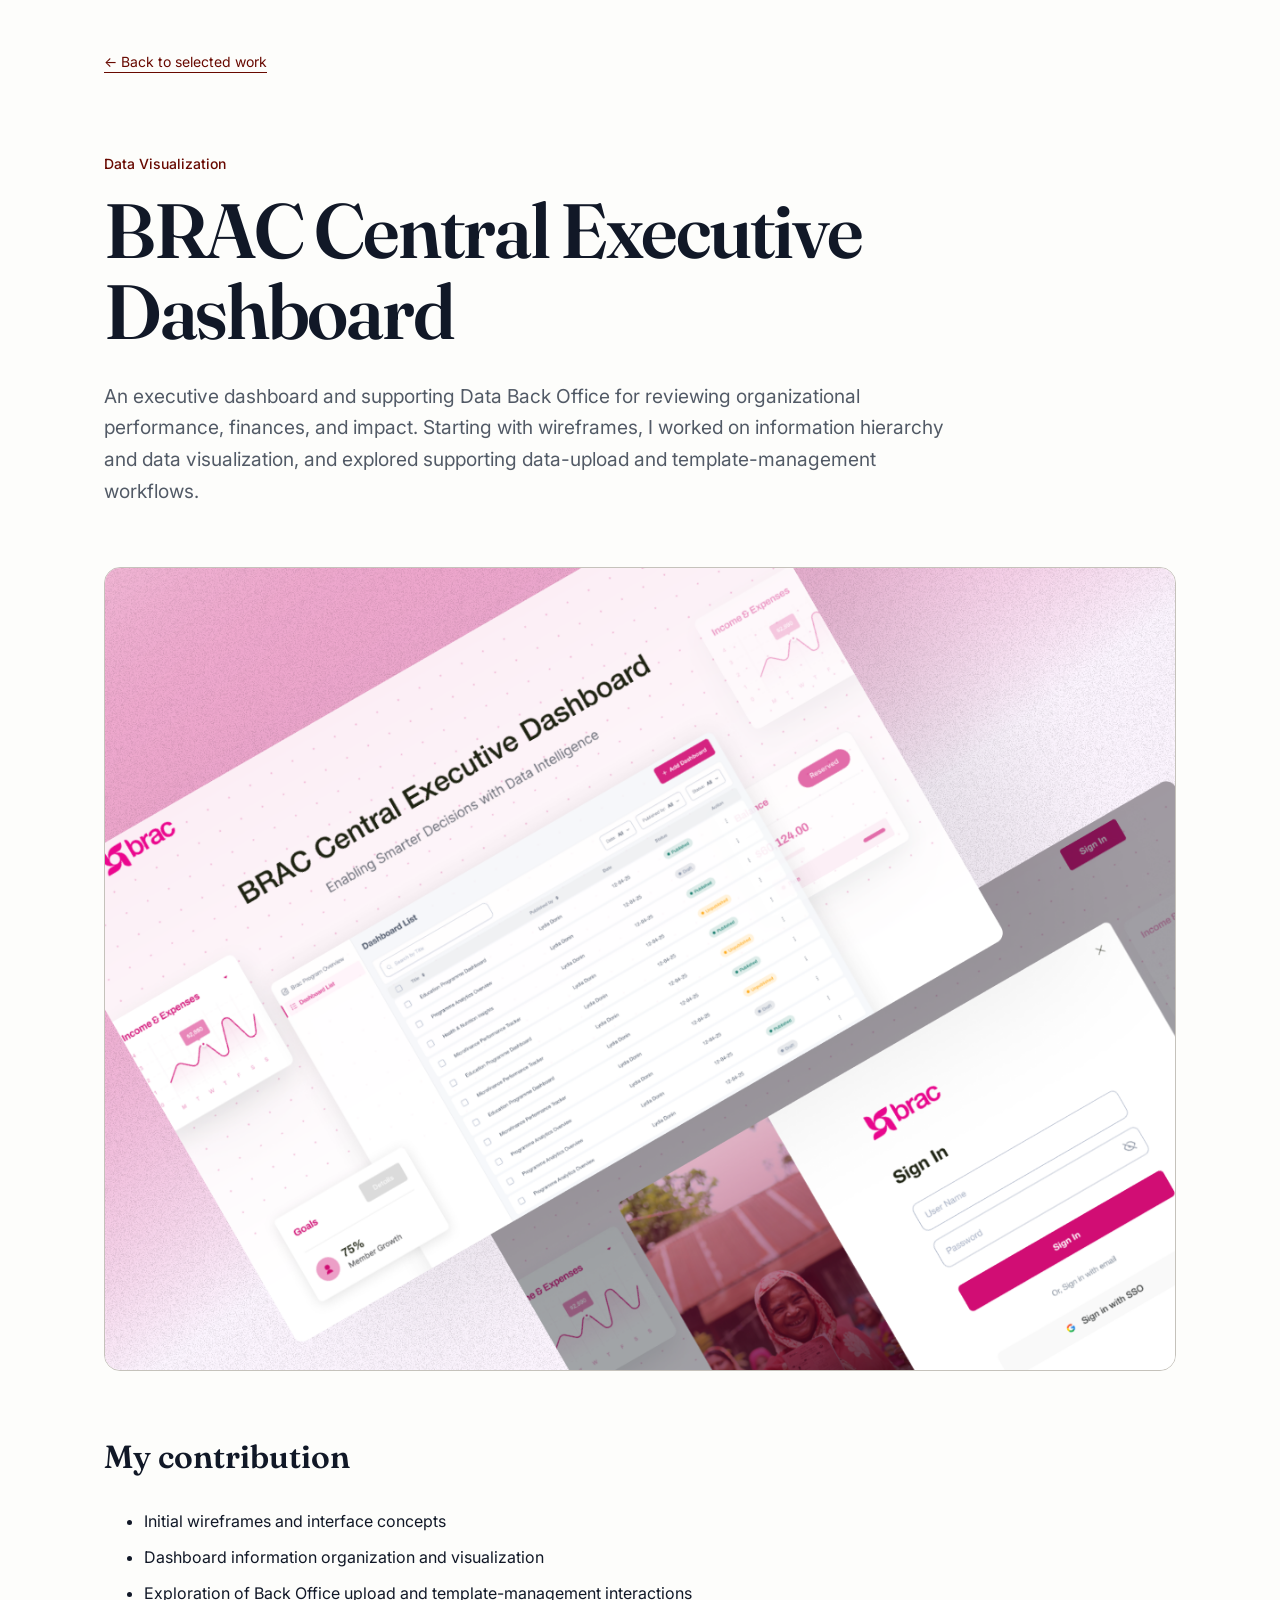
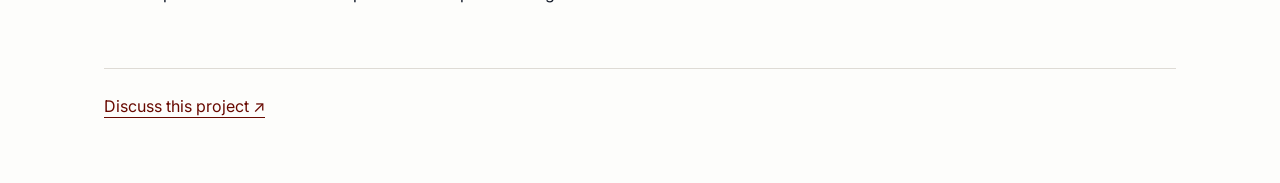
<file: projects/executive-dashboard/index.html>
<!doctype html>
<html lang="en"><head><meta charset="utf-8"><meta name="viewport" content="width=device-width,initial-scale=1"><title>BRAC Central Executive Dashboard | Rimi</title><meta name="description" content="An executive dashboard and supporting Data Back Office for reviewing organizational performance, finances, and impact. Starting with wireframes, I worked on information hierarchy and data visualization, and explored supporting data-upload and template-management workflows."><link rel="stylesheet" href="../project.css"></head>
<body><main><a class="back" href="../../#work">← Back to selected work</a><header><p class="category">Data Visualization</p><h1>BRAC Central Executive Dashboard</h1><p class="intro">An executive dashboard and supporting Data Back Office for reviewing organizational performance, finances, and impact. Starting with wireframes, I worked on information hierarchy and data visualization, and explored supporting data-upload and template-management workflows.</p></header><a class="preview" href="../../assets/figma-brac-dashboard.png" aria-label="Open full-size BRAC Central Executive Dashboard preview"><img src="../../assets/figma-brac-dashboard.png" alt="BRAC Central Executive Dashboard interface preview"></a><section><h2>My contribution</h2><ul><li>Initial wireframes and interface concepts</li><li>Dashboard information organization and visualization</li><li>Exploration of Back Office upload and template-management interactions</li></ul></section><footer><a href="../../#contact">Discuss this project ↗</a></footer></main></body></html>
</file>
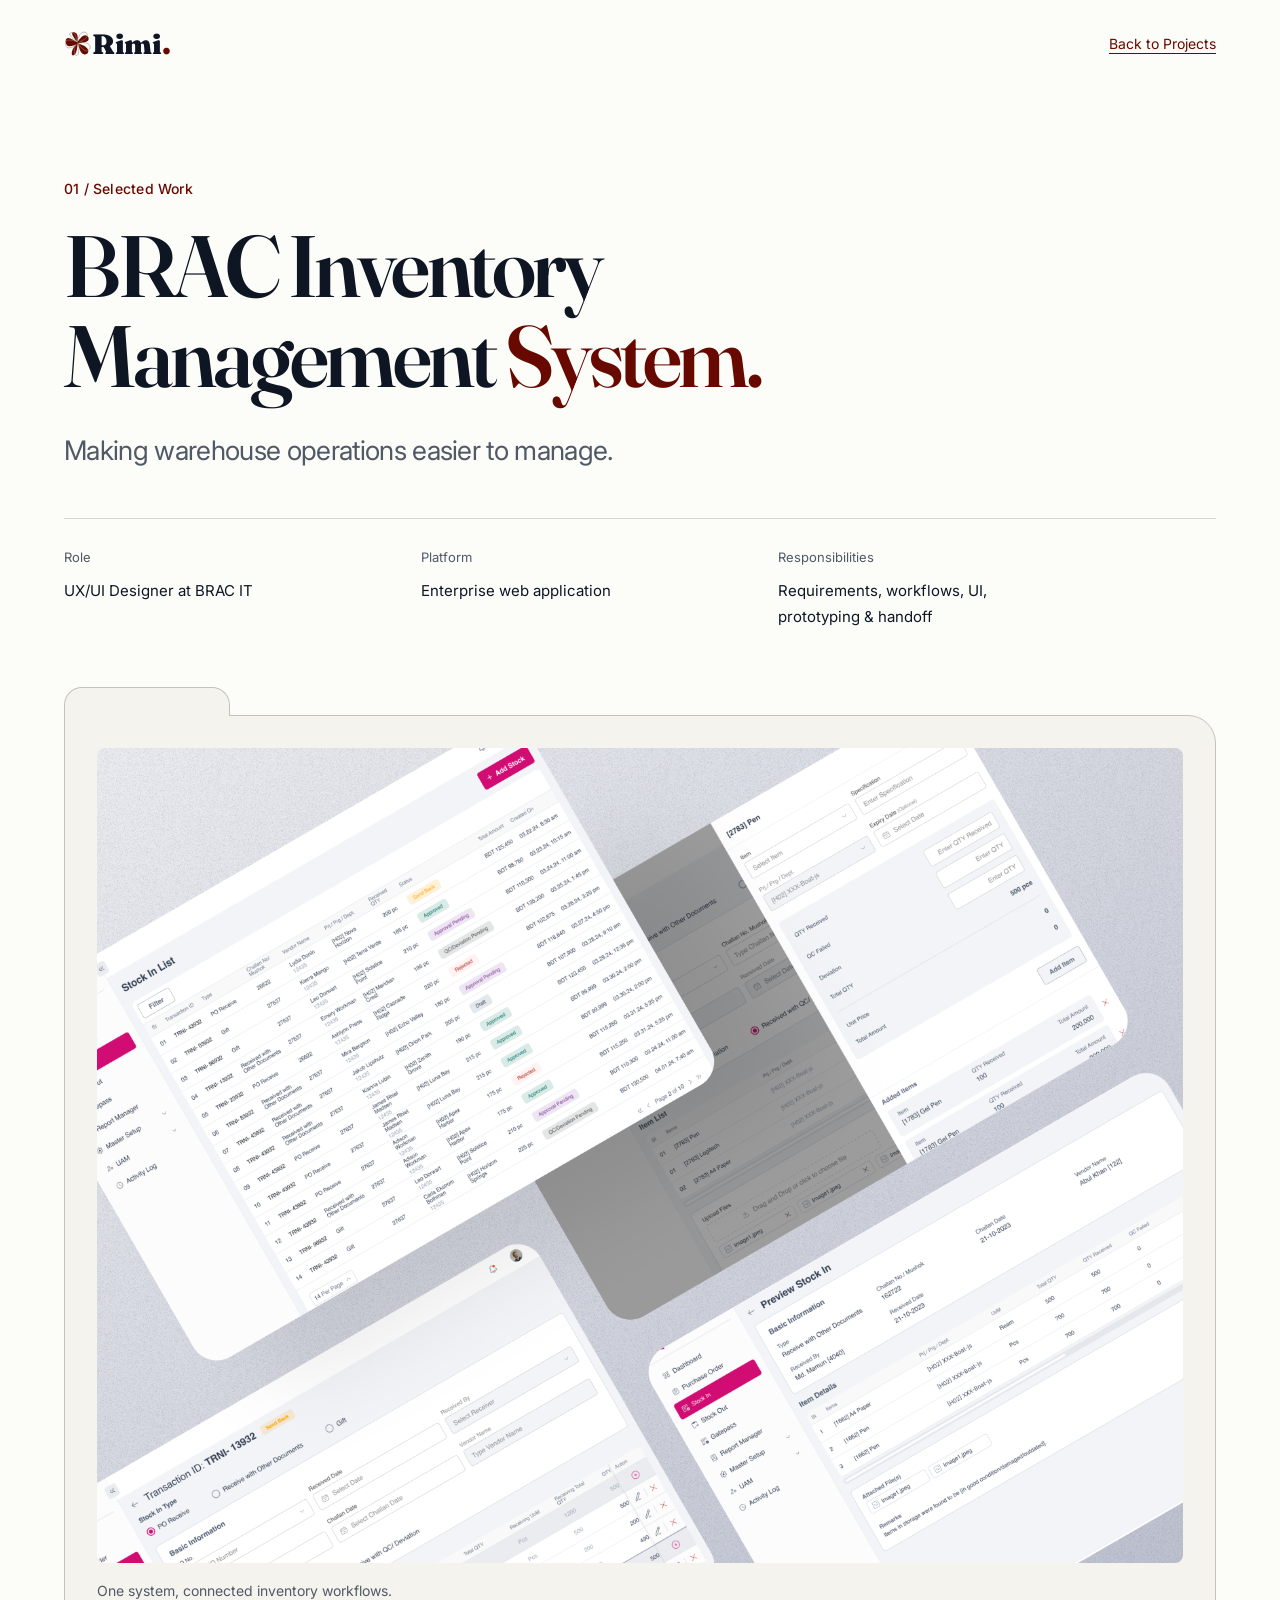
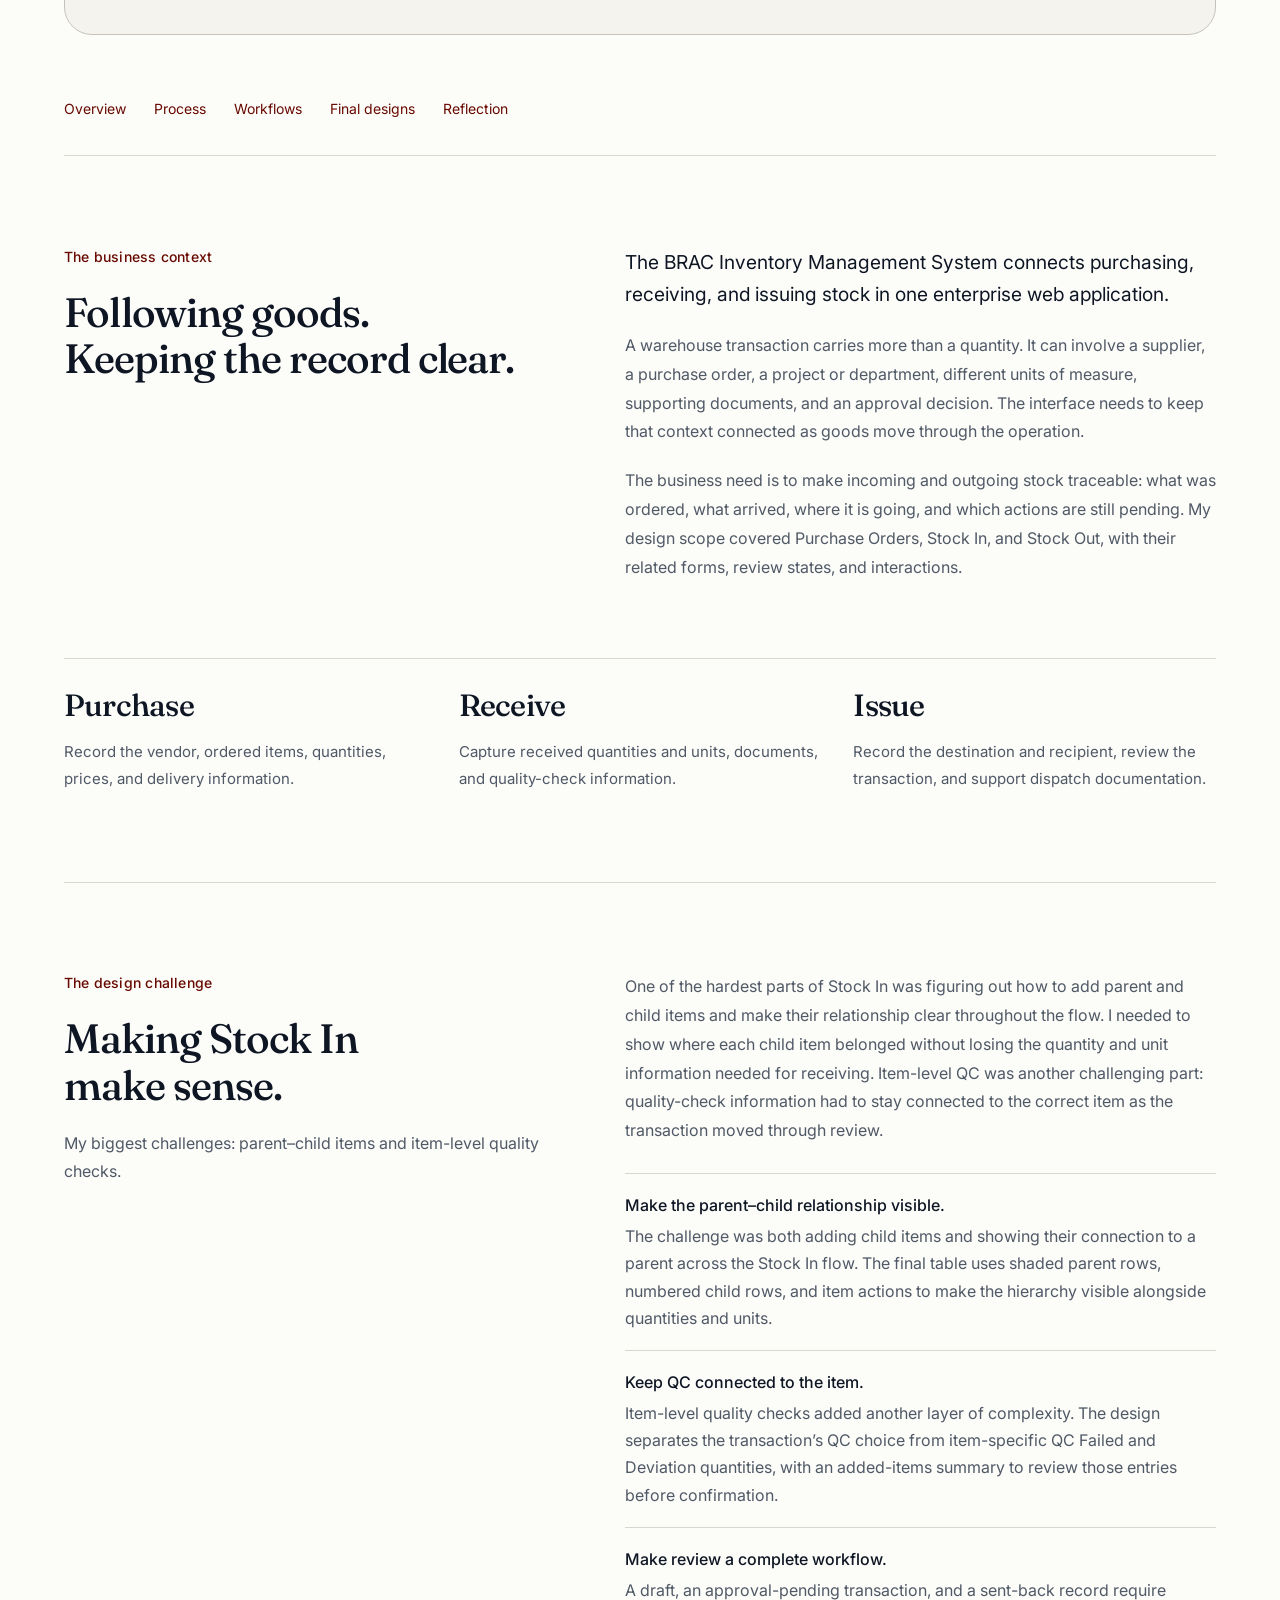
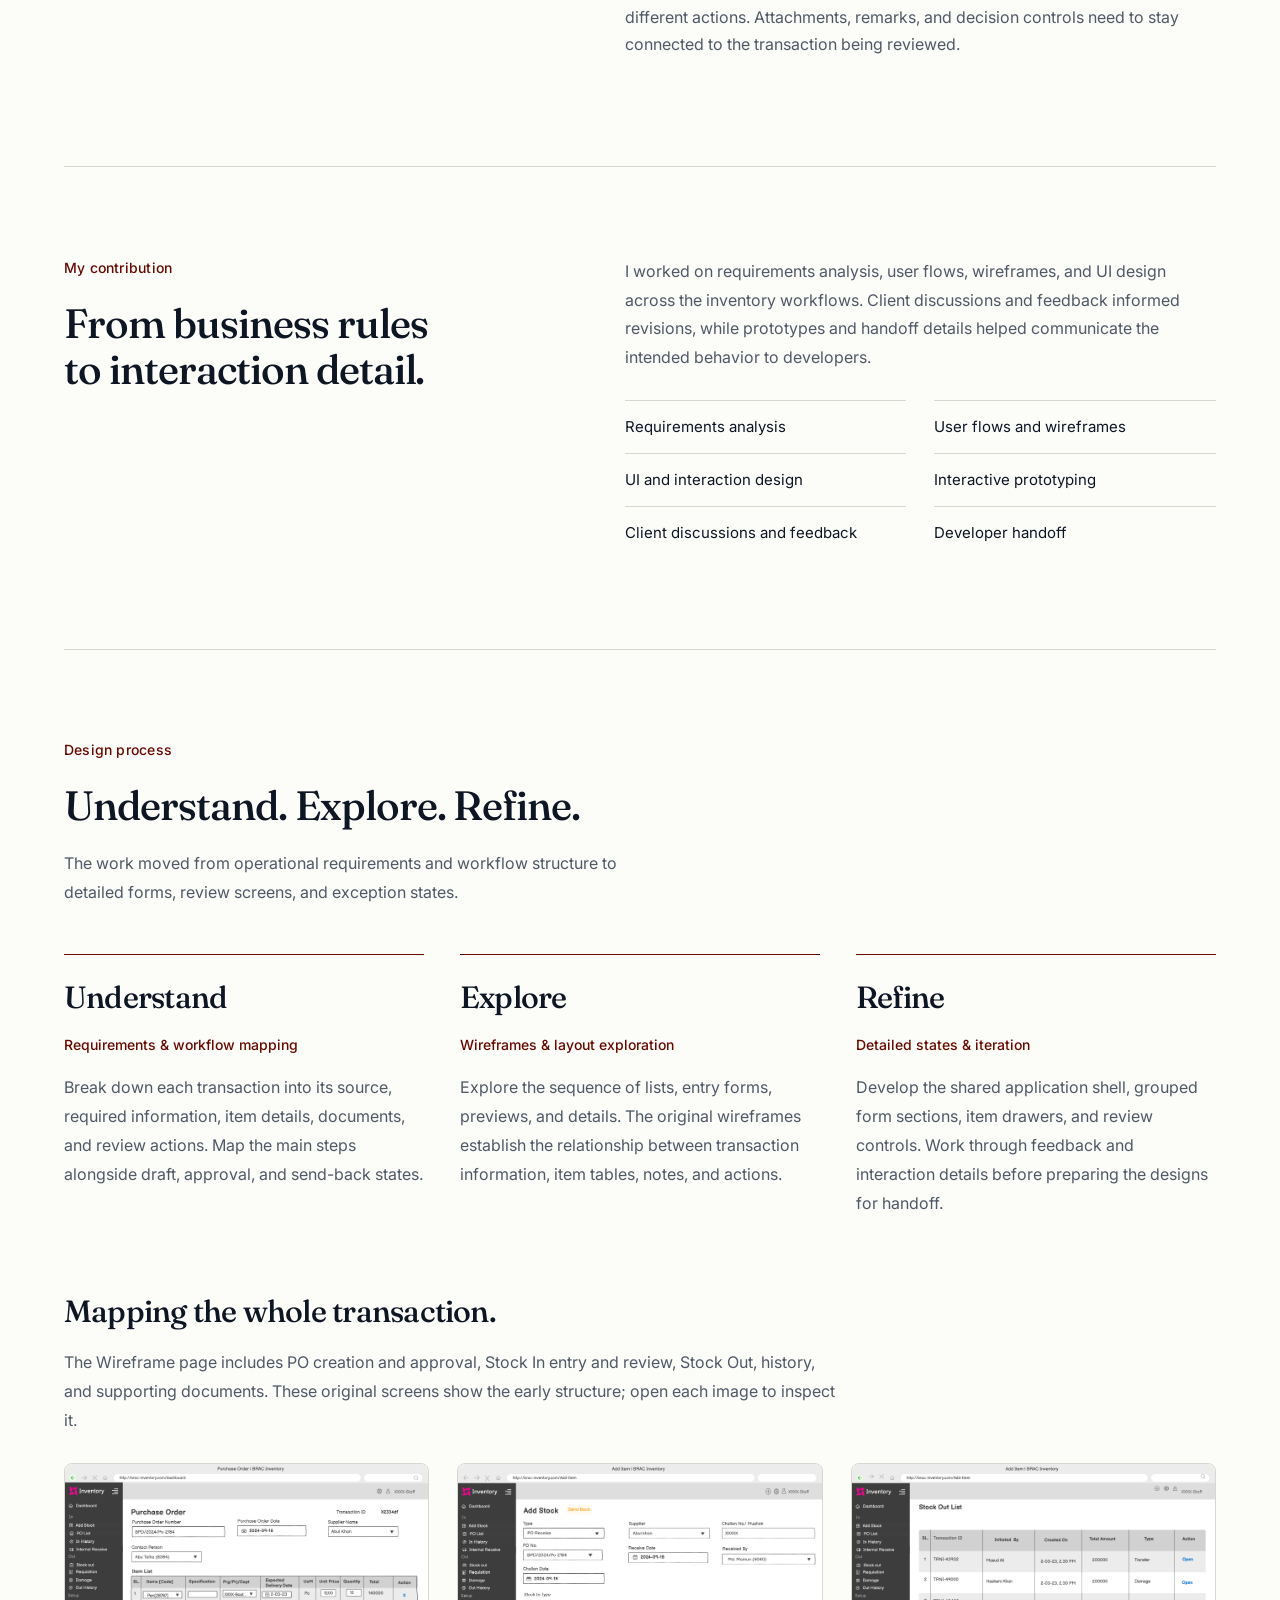
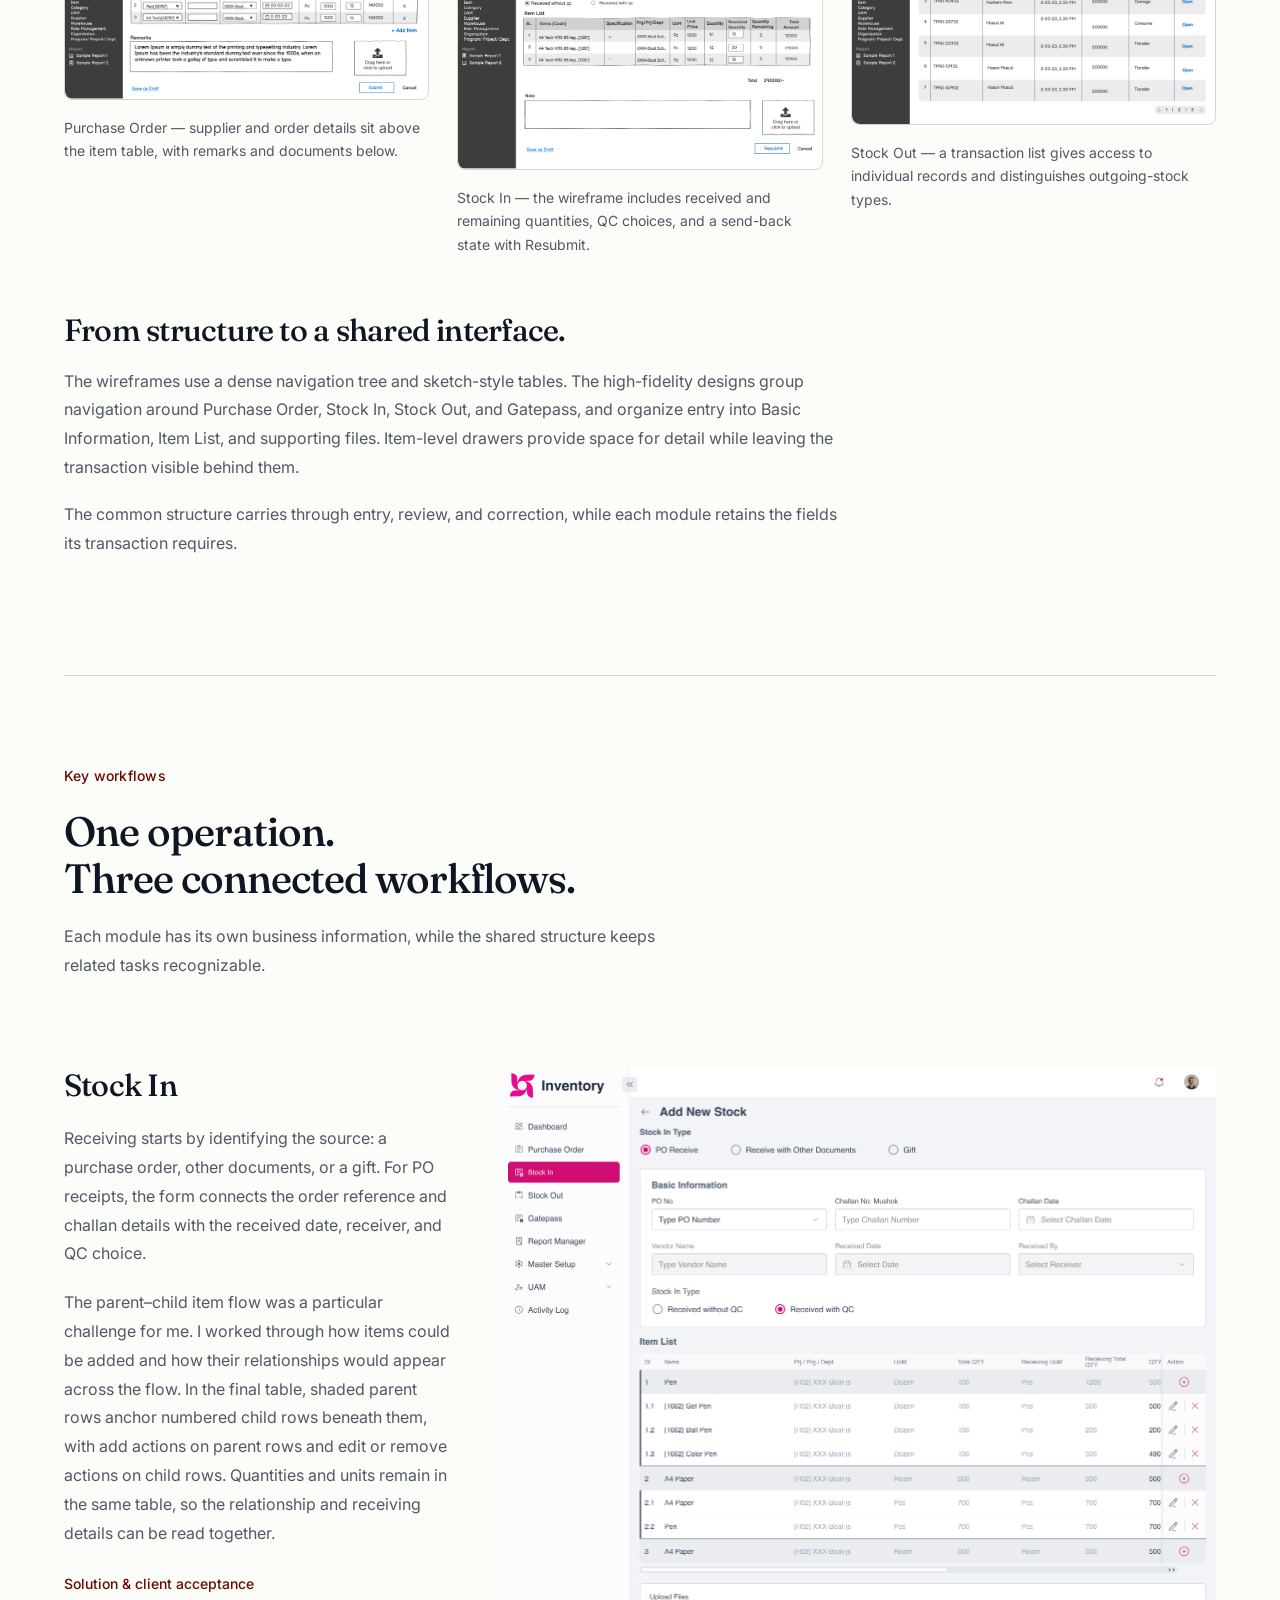
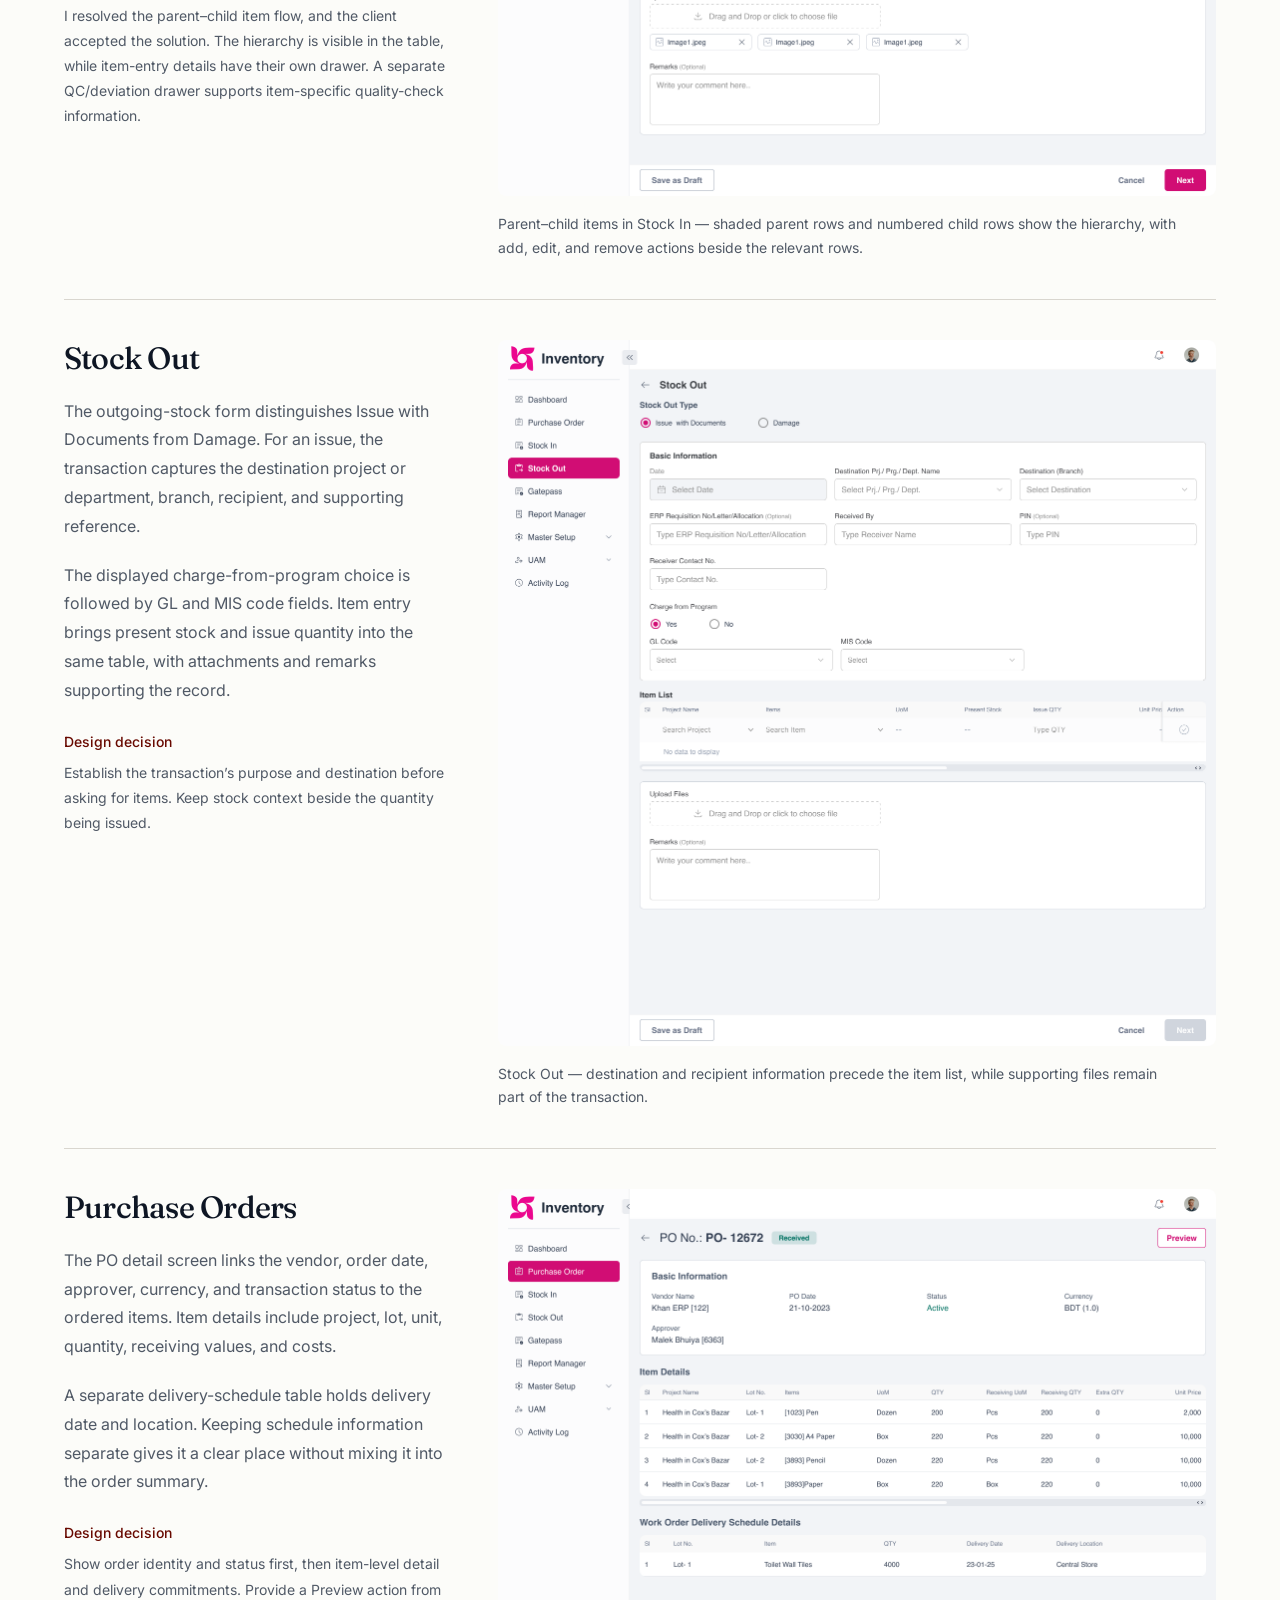
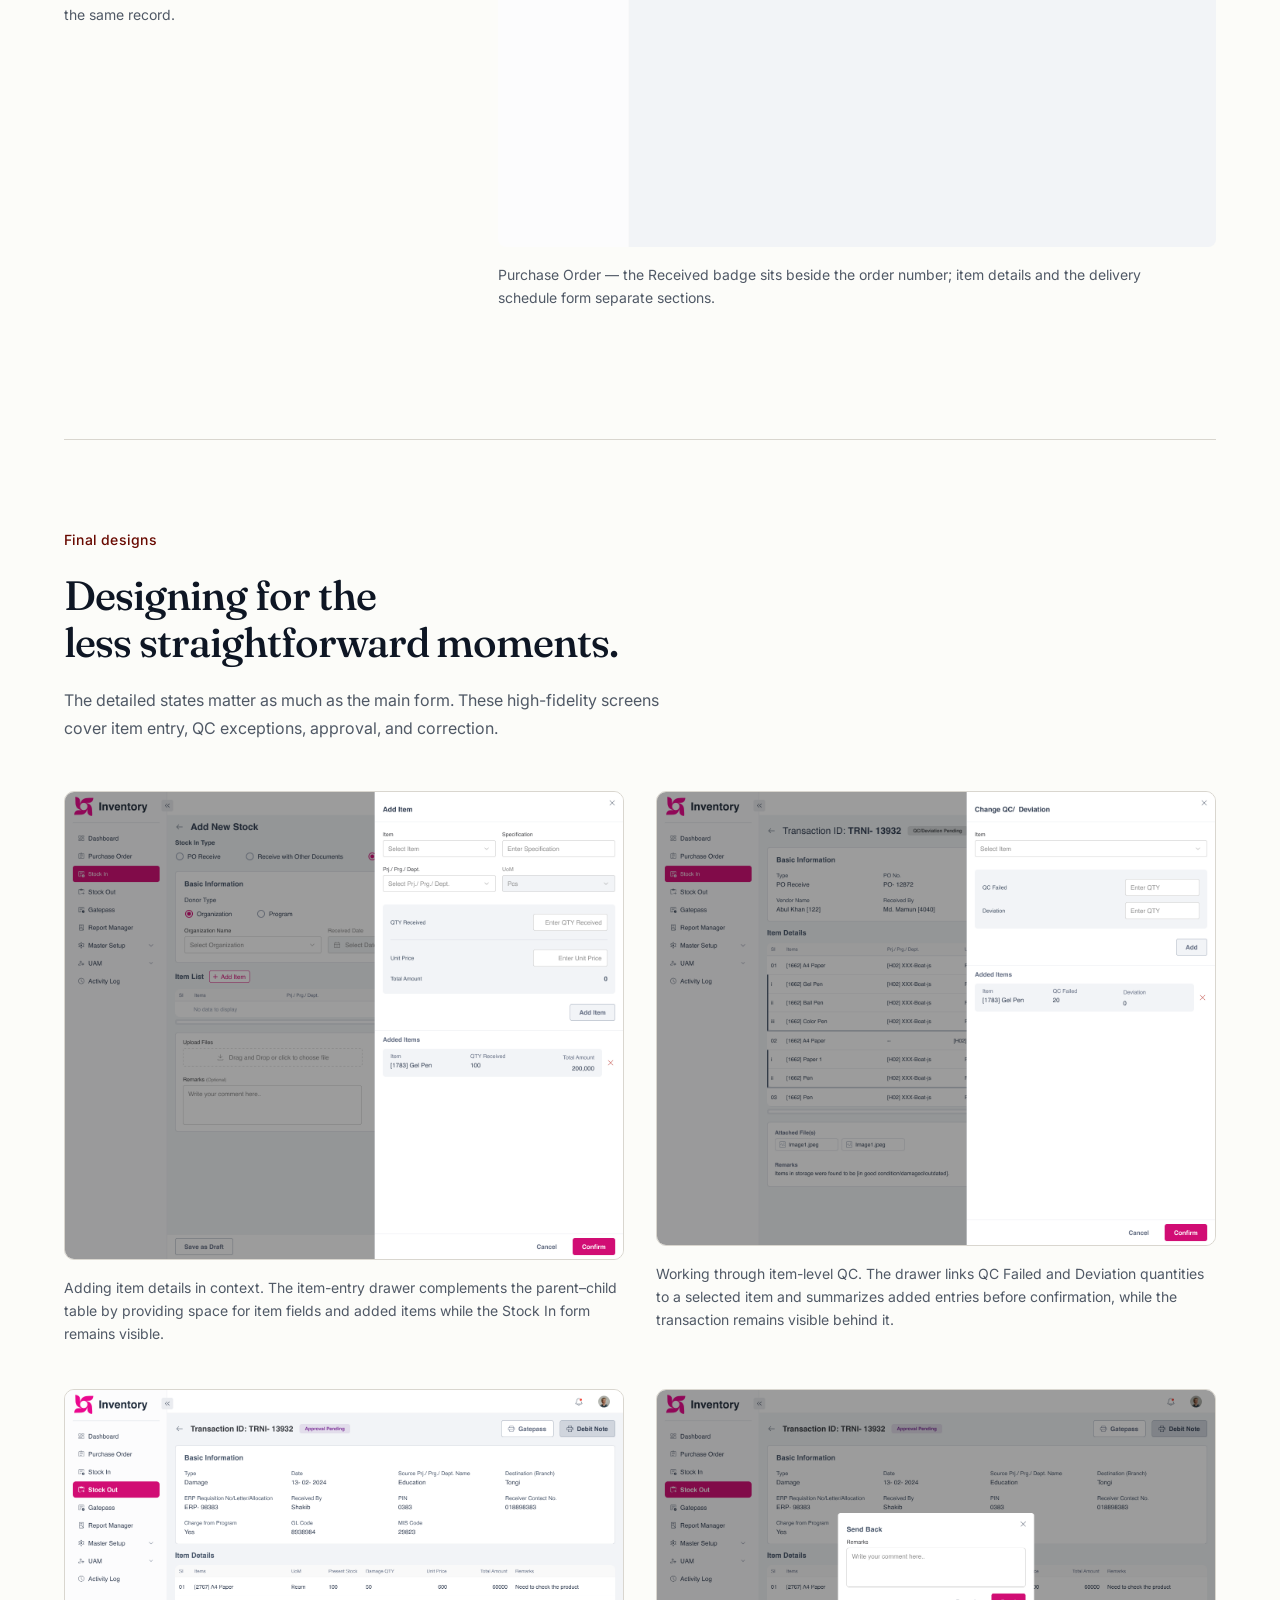
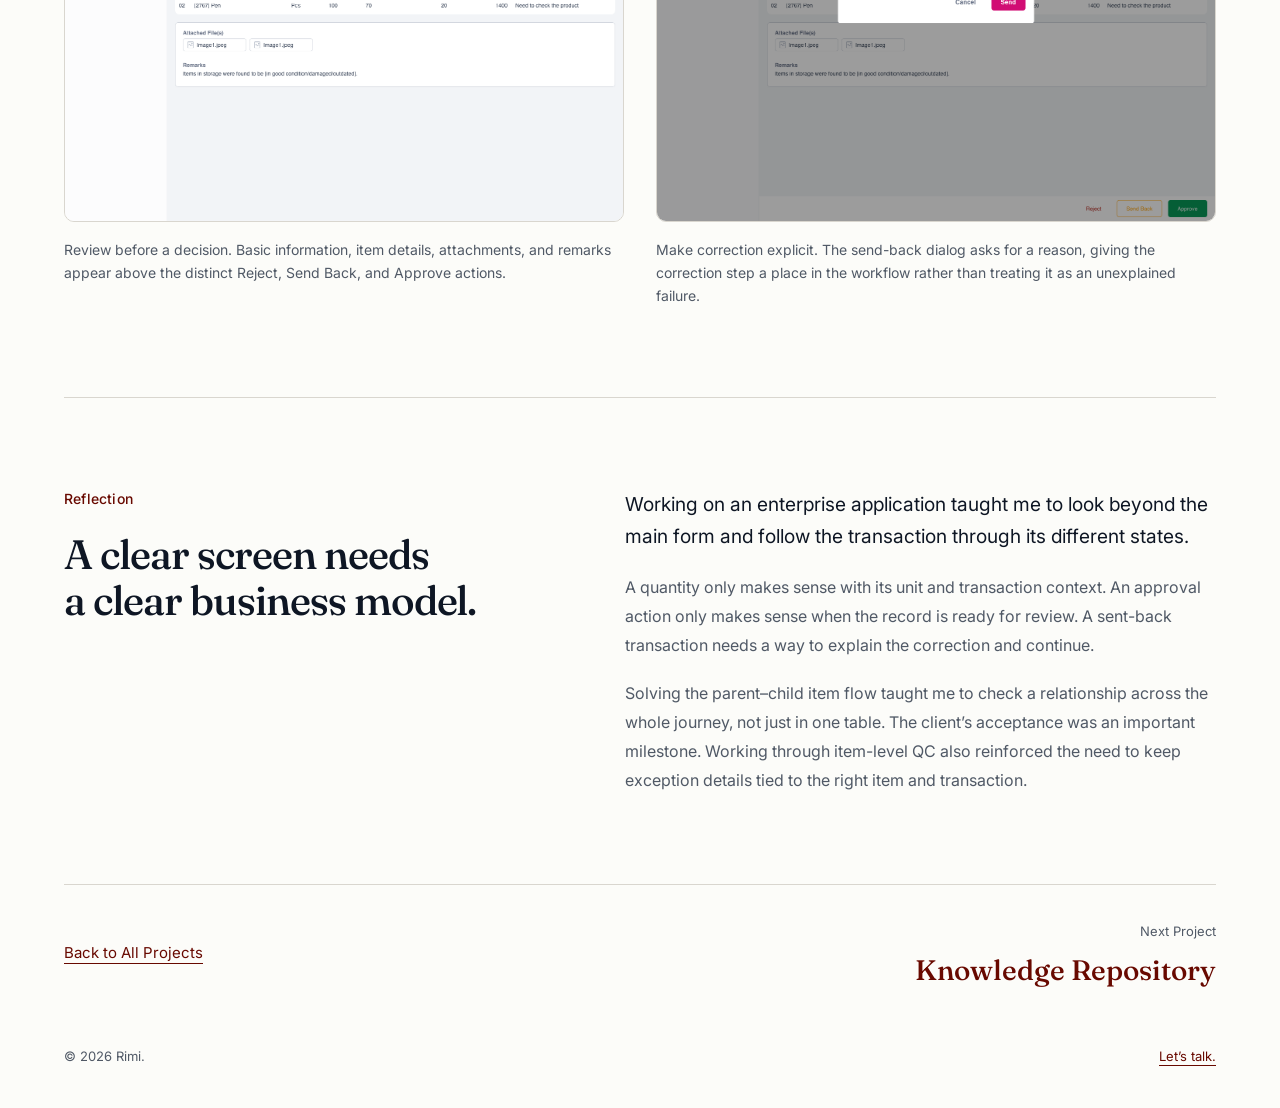
<file: projects/inventory/index.html>
<!doctype html>
<html lang="en">
<head>
  <meta charset="utf-8">
  <meta name="viewport" content="width=device-width,initial-scale=1">
  <title>BRAC Inventory Management System — Rimi</title>
  <meta name="description" content="A UX case study of BRAC Inventory Management System: requirements, workflow mapping, interface design, and handoff for stock and purchase-order operations.">
  <link rel="stylesheet" href="../project.css">
  <link rel="stylesheet" href="../inventory.css?v=20261121-figma-analysis">
  <script src="../inventory.js?v=20261121-figma-analysis" defer></script>
<style id="case-home-wordmark">
.inventory-case .case-wordmark { display:inline-flex; align-items:center; gap:0; text-decoration:none; font-family:Fraunces,Georgia,serif; font-size:28px; font-style:normal; font-weight:900; letter-spacing:-.01em; line-height:1.232; color:oklch(20% 0.03 260); }
.case-wordmark .logo-flower { display:block; width:28px; height:28px; flex:none; }
.case-wordmark .logo-dot { color:oklch(33% 0.13 35); }
</style>
</head>
<body class="inventory-case">
  <a class="case-skip" href="#case-main">Skip to case study</a>
  <div class="case-reading-progress" aria-hidden="true"></div>
  <nav class="case-nav" aria-label="Case study navigation">
    <a class="case-wordmark" href="../../" aria-label="Rimi — portfolio home"><svg xmlns="http://www.w3.org/2000/svg" viewBox="302 93 207 197" width="28" height="28" class="logo-flower" aria-hidden="true"><path d="M401 180C384 156 353 118 364 107C372 100 389 105 396 116C407 133 404 156 401 180Z" fill="oklch(33% 0.13 35)"/><path d="M393 168C371 156 339 128 344 116C348 104 370 105 381 117C392 132 396 155 393 168Z" fill="none" stroke="#9A8880" stroke-width="4" stroke-linecap="round" stroke-linejoin="round"/><path d="M398 184C414 159 439 123 464 128C481 131 491 151 480 166C465 185 426 184 398 184Z" fill="oklch(33% 0.13 35)"/><path d="M402 169C406 146 421 109 441 105C462 99 475 111 474 128C474 149 444 161 420 176" fill="none" stroke="#9A8880" stroke-width="4" stroke-linecap="round" stroke-linejoin="round"/><path d="M405 185C430 198 466 208 478 231C489 253 474 271 453 269C426 268 414 226 405 185Z" fill="oklch(33% 0.13 35)"/><path d="M420 176C445 179 481 184 492 200C503 216 492 235 478 240C451 250 432 222 410 189" fill="none" stroke="#9A8880" stroke-width="4" stroke-linecap="round" stroke-linejoin="round"/><path d="M402 187C402 214 395 261 377 273C360 283 356 267 361 247C366 223 383 200 402 187Z" fill="oklch(33% 0.13 35)"/><path d="M410 189C414 219 414 262 400 274C389 284 378 267 378 249C377 231 383 213 389 201" fill="none" stroke="#9A8880" stroke-width="4" stroke-linecap="round" stroke-linejoin="round"/><path d="M403 180C380 172 345 138 323 150C309 157 314 187 324 200C338 217 375 200 403 193V180Z" fill="oklch(33% 0.13 35)"/><path d="M389 201C368 210 341 229 325 217C314 209 308 184 316 172C331 153 364 168 384 169" fill="none" stroke="#9A8880" stroke-width="4" stroke-linecap="round" stroke-linejoin="round"/></svg><span>Rimi<span class="logo-dot">.</span></span></a>
    <a class="case-back" href="../../#work">Back to Projects</a>
  </nav>
  <main id="case-main">
    <header class="case-hero">
      <p class="case-eyebrow">01 / Selected Work</p>
      <h1>BRAC Inventory<br>Management <span>System.</span></h1>
      <p class="case-subtitle">Making warehouse operations easier to manage.</p>
      <dl class="case-facts">
        <div><dt>Role</dt><dd>UX/UI Designer at BRAC IT</dd></div>
        <div><dt>Platform</dt><dd>Enterprise web application</dd></div>
        <div><dt>Responsibilities</dt><dd>Requirements, workflows, UI, prototyping &amp; handoff</dd></div>
      </dl>
    </header>

    <figure class="case-folder case-hero-image">
      <button class="case-image-button" type="button" data-image="../../assets/inventory-mockup-selected.png" data-caption="Inventory interface overview — Stock In list, transaction details, and item-entry views." aria-label="Enlarge the Inventory Management interface overview">
        <img src="../../assets/inventory-mockup-selected.png" alt="A composition of BRAC Inventory screens showing the Stock In list, an item-entry form, and transaction preview" width="1600" height="1200" fetchpriority="high" decoding="async">
        
      </button>
      <figcaption>One system, connected inventory workflows.</figcaption>
    </figure>

    <nav class="case-contents" aria-label="On this page">
      <a href="#overview">Overview</a><a href="#process">Process</a><a href="#workflows">Workflows</a><a href="#designs">Final designs</a><a href="#reflection">Reflection</a>
    </nav>

    <section class="case-section case-split" id="overview" aria-labelledby="overview-title">
      <div class="case-section-intro"><p class="case-eyebrow">The business context</p><h2 id="overview-title">Following goods.<br>Keeping the record clear.</h2></div>
      <div class="case-prose"><p class="case-lead">The BRAC Inventory Management System connects purchasing, receiving, and issuing stock in one enterprise web application.</p><p>A warehouse transaction carries more than a quantity. It can involve a supplier, a purchase order, a project or department, different units of measure, supporting documents, and an approval decision. The interface needs to keep that context connected as goods move through the operation.</p><p>The business need is to make incoming and outgoing stock traceable: what was ordered, what arrived, where it is going, and which actions are still pending. My design scope covered Purchase Orders, Stock In, and Stock Out, with their related forms, review states, and interactions.</p></div>
      <div class="case-business-flow" aria-label="Business workflow"><div><h3>Purchase</h3><p>Record the vendor, ordered items, quantities, prices, and delivery information.</p></div><div><h3>Receive</h3><p>Capture received quantities and units, documents, and quality-check information.</p></div><div><h3>Issue</h3><p>Record the destination and recipient, review the transaction, and support dispatch documentation.</p></div></div>
    </section>

    <section class="case-section case-split" id="challenge" aria-labelledby="challenge-title">
      <div class="case-section-intro"><p class="case-eyebrow">The design challenge</p><h2 id="challenge-title">Making Stock In<br>make sense.</h2><p class="case-section-summary">My biggest challenges: parent–child items and item-level quality checks.</p></div>
      <div class="case-prose"><p>One of the hardest parts of Stock In was figuring out how to add parent and child items and make their relationship clear throughout the flow. I needed to show where each child item belonged without losing the quantity and unit information needed for receiving. Item-level QC was another challenging part: quality-check information had to stay connected to the correct item as the transaction moved through review.</p><ul class="case-editorial-list"><li><strong>Make the parent–child relationship visible.</strong><span>The challenge was both adding child items and showing their connection to a parent across the Stock In flow. The final table uses shaded parent rows, numbered child rows, and item actions to make the hierarchy visible alongside quantities and units.</span></li><li><strong>Keep QC connected to the item.</strong><span>Item-level quality checks added another layer of complexity. The design separates the transaction’s QC choice from item-specific QC Failed and Deviation quantities, with an added-items summary to review those entries before confirmation.</span></li><li><strong>Make review a complete workflow.</strong><span>A draft, an approval-pending transaction, and a sent-back record require different actions. Attachments, remarks, and decision controls need to stay connected to the transaction being reviewed.</span></li></ul></div>
    </section>

    <section class="case-section case-split" aria-labelledby="role-title">
      <div class="case-section-intro"><p class="case-eyebrow">My contribution</p><h2 id="role-title">From business rules<br>to interaction detail.</h2></div>
      <div class="case-prose"><p>I worked on requirements analysis, user flows, wireframes, and UI design across the inventory workflows. Client discussions and feedback informed revisions, while prototypes and handoff details helped communicate the intended behavior to developers.</p><ul class="case-role-list"><li>Requirements analysis</li><li>User flows and wireframes</li><li>UI and interaction design</li><li>Interactive prototyping</li><li>Client discussions and feedback</li><li>Developer handoff</li></ul></div>
    </section>

    <section class="case-section case-process" id="process" aria-labelledby="process-title">
      <div class="case-section-intro"><p class="case-eyebrow">Design process</p><h2 id="process-title">Understand. Explore. Refine.</h2><p class="case-section-summary">The work moved from operational requirements and workflow structure to detailed forms, review screens, and exception states.</p></div>
      <ol class="case-process-track"><li><h3>Understand</h3><p class="case-stage-label">Requirements &amp; workflow mapping</p><p>Break down each transaction into its source, required information, item details, documents, and review actions. Map the main steps alongside draft, approval, and send-back states.</p></li><li><h3>Explore</h3><p class="case-stage-label">Wireframes &amp; layout exploration</p><p>Explore the sequence of lists, entry forms, previews, and details. The original wireframes establish the relationship between transaction information, item tables, notes, and actions.</p></li><li><h3>Refine</h3><p class="case-stage-label">Detailed states &amp; iteration</p><p>Develop the shared application shell, grouped form sections, item drawers, and review controls. Work through feedback and interaction details before preparing the designs for handoff.</p></li></ol>
      <div class="case-subsection-heading"><h3>Mapping the whole transaction.</h3><p>The Wireframe page includes PO creation and approval, Stock In entry and review, Stock Out, history, and supporting documents. These original screens show the early structure; open each image to inspect it.</p></div>
      <div class="case-wireframes">
<figure class="case-screen"><button class="case-image-button" type="button" data-image="../../assets/inventory-case/wireframe-purchase-order.png" data-caption="Purchase Order — supplier and order details sit above the item table, with remarks and documents below." aria-label="Enlarge: Original Purchase Order wireframe with supplier fields, item table, remarks, and upload"><img src="../../assets/inventory-case/wireframe-purchase-order.png" alt="Original Purchase Order wireframe with supplier fields, item table, remarks, and upload" width="1728" height="1117" loading="lazy" decoding="async"></button><figcaption>Purchase Order — supplier and order details sit above the item table, with remarks and documents below.</figcaption></figure><figure class="case-screen"><button class="case-image-button" type="button" data-image="../../assets/inventory-case/wireframe-stock-in.png" data-caption="Stock In — the wireframe includes received and remaining quantities, QC choices, and a send-back state with Resubmit." aria-label="Enlarge: Original Stock In wireframe in a send-back state with received and remaining quantities"><img src="../../assets/inventory-case/wireframe-stock-in.png" alt="Original Stock In wireframe in a send-back state with received and remaining quantities" width="1728" height="1454" loading="lazy" decoding="async"></button><figcaption>Stock In — the wireframe includes received and remaining quantities, QC choices, and a send-back state with Resubmit.</figcaption></figure><figure class="case-screen"><button class="case-image-button" type="button" data-image="../../assets/inventory-case/wireframe-stock-out.png" data-caption="Stock Out — a transaction list gives access to individual records and distinguishes outgoing-stock types." aria-label="Enlarge: Original Stock Out list wireframe with transaction types and Open actions"><img src="../../assets/inventory-case/wireframe-stock-out.png" alt="Original Stock Out list wireframe with transaction types and Open actions" width="1728" height="1240" loading="lazy" decoding="async"></button><figcaption>Stock Out — a transaction list gives access to individual records and distinguishes outgoing-stock types.</figcaption></figure></div>
      <div class="case-subsection-heading"><h3>From structure to a shared interface.</h3><p>The wireframes use a dense navigation tree and sketch-style tables. The high-fidelity designs group navigation around Purchase Order, Stock In, Stock Out, and Gatepass, and organize entry into Basic Information, Item List, and supporting files. Item-level drawers provide space for detail while leaving the transaction visible behind them.</p><p>The common structure carries through entry, review, and correction, while each module retains the fields its transaction requires.</p></div>
    </section>

    <section class="case-section" id="workflows" aria-labelledby="workflows-title">
      <div class="case-section-intro case-section-wide"><p class="case-eyebrow">Key workflows</p><h2 id="workflows-title">One operation.<br>Three connected workflows.</h2><p class="case-section-summary">Each module has its own business information, while the shared structure keeps related tasks recognizable.</p></div>
      <article class="case-workflow" aria-labelledby="stock-in-title"><div class="case-workflow-copy"><h3 id="stock-in-title">Stock In</h3><p>Receiving starts by identifying the source: a purchase order, other documents, or a gift. For PO receipts, the form connects the order reference and challan details with the received date, receiver, and QC choice.</p><p>The parent–child item flow was a particular challenge for me. I worked through how items could be added and how their relationships would appear across the flow. In the final table, shaded parent rows anchor numbered child rows beneath them, with add actions on parent rows and edit or remove actions on child rows. Quantities and units remain in the same table, so the relationship and receiving details can be read together.</p><p class="case-decision"><strong>Solution &amp; client acceptance</strong>I resolved the parent–child item flow, and the client accepted the solution. The hierarchy is visible in the table, while item-entry details have their own drawer. A separate QC/deviation drawer supports item-specific quality-check information.</p></div><figure class="case-screen"><button class="case-image-button" type="button" data-image="../../assets/inventory-case/stock-in-entry.png" data-caption="Parent–child items in Stock In — shaded parent rows and numbered child rows show the hierarchy, with add, edit, and remove actions beside the relevant rows." aria-label="Enlarge: High-fidelity Stock In form with receipt source, QC options, grouped items, and draft action"><img src="../../assets/inventory-case/stock-in-entry.png" alt="High-fidelity Stock In form with receipt source, QC options, grouped items, and draft action" width="1440" height="1463" loading="lazy" decoding="async"></button><figcaption>Parent–child items in Stock In — shaded parent rows and numbered child rows show the hierarchy, with add, edit, and remove actions beside the relevant rows.</figcaption></figure></article><article class="case-workflow" aria-labelledby="stock-out-title"><div class="case-workflow-copy"><h3 id="stock-out-title">Stock Out</h3><p>The outgoing-stock form distinguishes Issue with Documents from Damage. For an issue, the transaction captures the destination project or department, branch, recipient, and supporting reference.</p><p>The displayed charge-from-program choice is followed by GL and MIS code fields. Item entry brings present stock and issue quantity into the same table, with attachments and remarks supporting the record.</p><p class="case-decision"><strong>Design decision</strong>Establish the transaction’s purpose and destination before asking for items. Keep stock context beside the quantity being issued.</p></div><figure class="case-screen"><button class="case-image-button" type="button" data-image="../../assets/inventory-case/stock-out-entry.png" data-caption="Stock Out — destination and recipient information precede the item list, while supporting files remain part of the transaction." aria-label="Enlarge: High-fidelity Stock Out issue form with destination, recipient, accounting codes, and item list"><img src="../../assets/inventory-case/stock-out-entry.png" alt="High-fidelity Stock Out issue form with destination, recipient, accounting codes, and item list" width="1440" height="1417" loading="lazy" decoding="async"></button><figcaption>Stock Out — destination and recipient information precede the item list, while supporting files remain part of the transaction.</figcaption></figure></article><article class="case-workflow" aria-labelledby="purchase-title"><div class="case-workflow-copy"><h3 id="purchase-title">Purchase Orders</h3><p>The PO detail screen links the vendor, order date, approver, currency, and transaction status to the ordered items. Item details include project, lot, unit, quantity, receiving values, and costs.</p><p>A separate delivery-schedule table holds delivery date and location. Keeping schedule information separate gives it a clear place without mixing it into the order summary.</p><p class="case-decision"><strong>Design decision</strong>Show order identity and status first, then item-level detail and delivery commitments. Provide a Preview action from the same record.</p></div><figure class="case-screen"><button class="case-image-button" type="button" data-image="../../assets/inventory-case/purchase-order-detail.png?v=20261121-viewport" data-caption="Purchase Order — the Received badge sits beside the order number; item details and the delivery schedule form separate sections." aria-label="Enlarge: High-fidelity received Purchase Order detail with vendor information, item details, and delivery schedule"><img src="../../assets/inventory-case/purchase-order-detail.png?v=20261121-viewport" alt="High-fidelity received Purchase Order detail with vendor information, item details, and delivery schedule" width="1440" height="1320" loading="lazy" decoding="async"></button><figcaption>Purchase Order — the Received badge sits beside the order number; item details and the delivery schedule form separate sections.</figcaption></figure></article></section>

    <section class="case-section" id="designs" aria-labelledby="designs-title">
      <div class="case-section-intro case-section-wide"><p class="case-eyebrow">Final designs</p><h2 id="designs-title">Designing for the<br>less straightforward moments.</h2><p class="case-section-summary">The detailed states matter as much as the main form. These high-fidelity screens cover item entry, QC exceptions, approval, and correction.</p></div>
      <div class="case-gallery case-detail-gallery">
<figure class="case-screen case-gallery-wide"><button class="case-image-button" type="button" data-image="../../assets/inventory-case/stock-in-item-drawer.png" data-caption="Adding item details in context. The item-entry drawer complements the parent–child table by providing space for item fields and added items while the Stock In form remains visible." aria-label="Enlarge: Stock In item-entry drawer over the transaction form"><img src="../../assets/inventory-case/stock-in-item-drawer.png" alt="Stock In item-entry drawer over the transaction form" width="1440" height="1204" loading="lazy" decoding="async"></button><figcaption>Adding item details in context. The item-entry drawer complements the parent–child table by providing space for item fields and added items while the Stock In form remains visible.</figcaption></figure><figure class="case-screen case-gallery-wide"><button class="case-image-button" type="button" data-image="../../assets/inventory-case/qc-deviation.png" data-caption="Working through item-level QC. The drawer links QC Failed and Deviation quantities to a selected item and summarizes added entries before confirmation, while the transaction remains visible behind it." aria-label="Enlarge: Change QC and Deviation drawer with failed quantities and added items"><img src="../../assets/inventory-case/qc-deviation.png" alt="Change QC and Deviation drawer with failed quantities and added items" width="1440" height="1168" loading="lazy" decoding="async"></button><figcaption>Working through item-level QC. The drawer links QC Failed and Deviation quantities to a selected item and summarizes added entries before confirmation, while the transaction remains visible behind it.</figcaption></figure><figure class="case-screen case-gallery-wide"><button class="case-image-button" type="button" data-image="../../assets/inventory-case/stock-out-approval.png" data-caption="Review before a decision. Basic information, item details, attachments, and remarks appear above the distinct Reject, Send Back, and Approve actions." aria-label="Enlarge: Stock Out approval screen with transaction data and Reject Send Back Approve actions"><img src="../../assets/inventory-case/stock-out-approval.png" alt="Stock Out approval screen with transaction data and Reject Send Back Approve actions" width="1440" height="1113" loading="lazy" decoding="async"></button><figcaption>Review before a decision. Basic information, item details, attachments, and remarks appear above the distinct Reject, Send Back, and Approve actions.</figcaption></figure><figure class="case-screen case-gallery-wide"><button class="case-image-button" type="button" data-image="../../assets/inventory-case/stock-out-send-back.png" data-caption="Make correction explicit. The send-back dialog asks for a reason, giving the correction step a place in the workflow rather than treating it as an unexplained failure." aria-label="Enlarge: Stock Out send-back dialog with a reason field"><img src="../../assets/inventory-case/stock-out-send-back.png" alt="Stock Out send-back dialog with a reason field" width="1440" height="1113" loading="lazy" decoding="async"></button><figcaption>Make correction explicit. The send-back dialog asks for a reason, giving the correction step a place in the workflow rather than treating it as an unexplained failure.</figcaption></figure></div></section>

    <section class="case-section case-reflection case-split" id="reflection" aria-labelledby="reflection-title">
      <div class="case-section-intro"><p class="case-eyebrow">Reflection</p><h2 id="reflection-title">A clear screen needs<br>a clear business model.</h2></div>
      <div class="case-prose"><p class="case-lead">Working on an enterprise application taught me to look beyond the main form and follow the transaction through its different states.</p><p>A quantity only makes sense with its unit and transaction context. An approval action only makes sense when the record is ready for review. A sent-back transaction needs a way to explain the correction and continue.</p><p>Solving the parent–child item flow taught me to check a relationship across the whole journey, not just in one table. The client’s acceptance was an important milestone. Working through item-level QC also reinforced the need to keep exception details tied to the right item and transaction.</p></div>
    </section>

    <nav class="case-next" aria-label="More projects"><a class="case-all" href="../../#work">Back to All Projects</a><a class="case-next-project" href="../knowledge-repository/"><span>Next Project</span><strong>Knowledge Repository</strong></a></nav>
  </main>
  <footer class="case-footer"><span>© 2026 Rimi.</span><a href="../../#contact">Let’s talk.</a></footer>
  <dialog class="case-image-dialog" aria-labelledby="case-image-title"><div class="case-dialog-toolbar"><h2 id="case-image-title">Design detail</h2><a id="case-image-original" href="../../assets/inventory.png" target="_blank" rel="noopener">Open original</a><button id="case-image-close" type="button" aria-label="Close enlarged image">Close <span aria-hidden="true">×</span></button></div><div class="case-dialog-image"><img id="case-image-expanded" alt=""></div><p id="case-image-caption"></p></dialog>
</body>
</html>
</file>
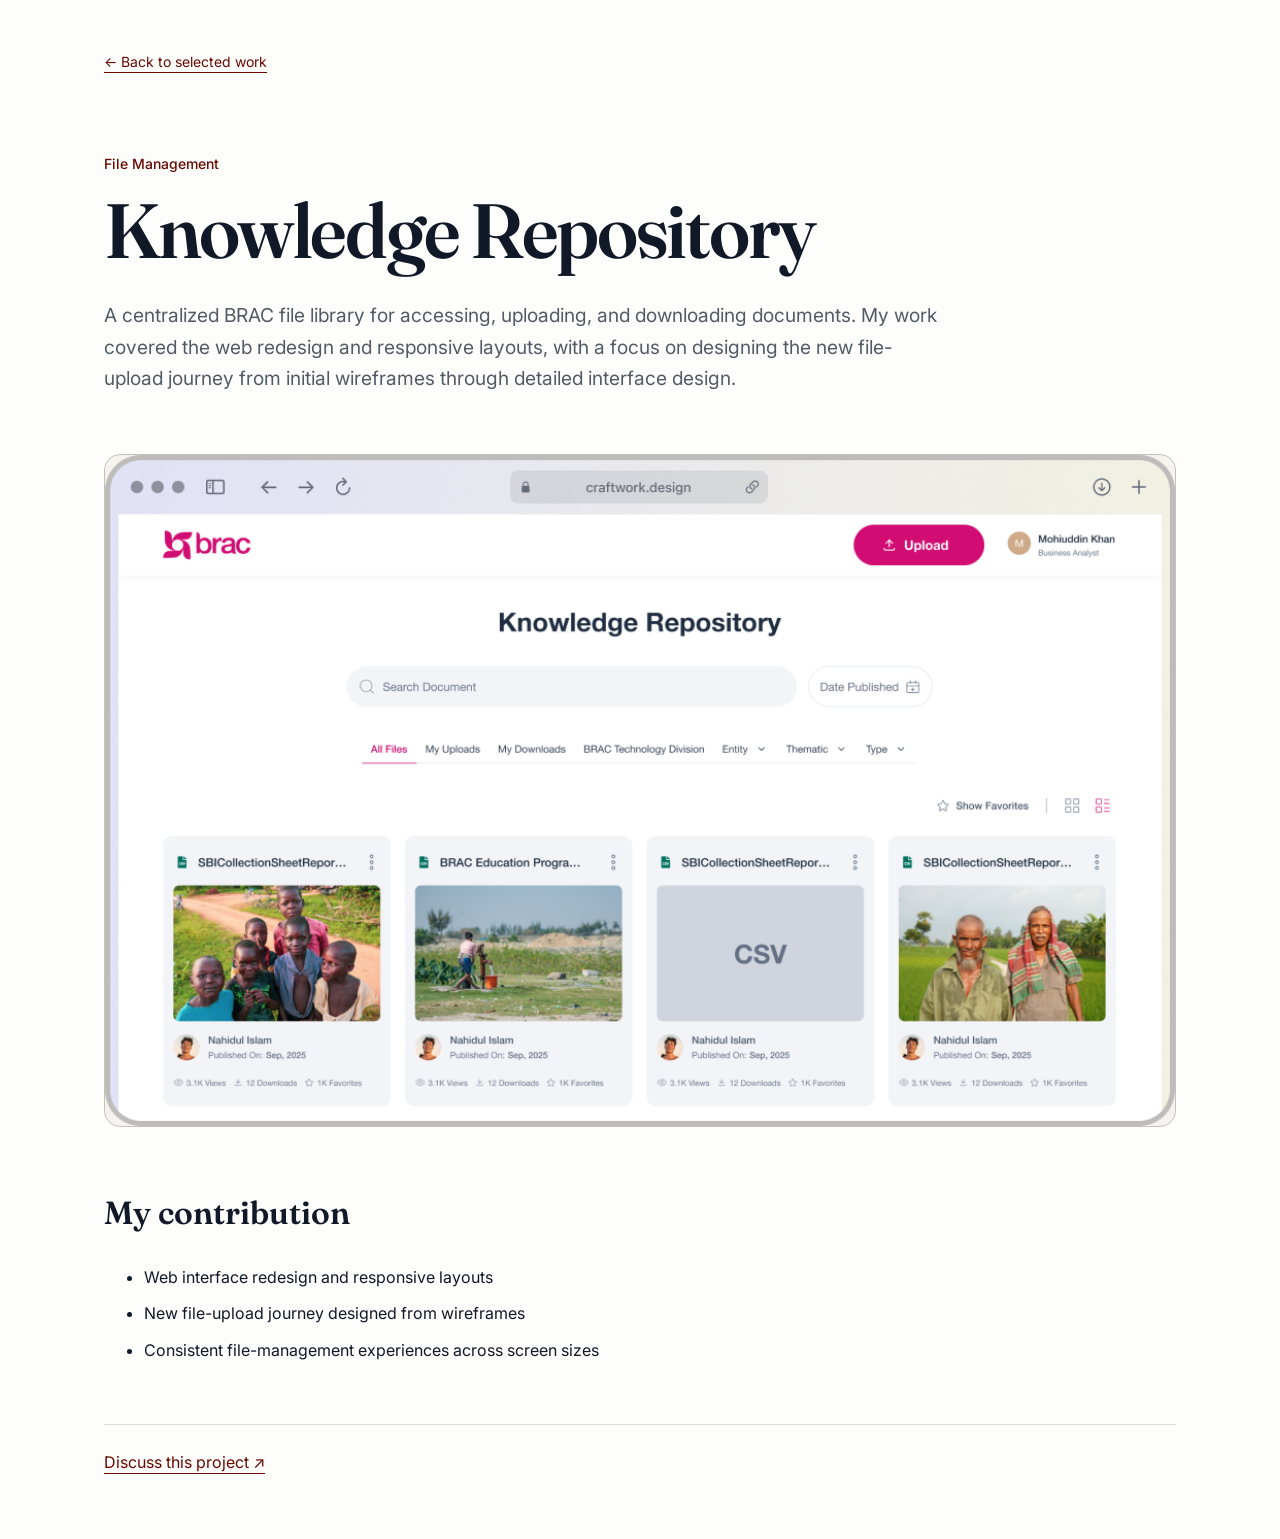
<file: projects/knowledge-repository/index.html>
<!doctype html>
<html lang="en"><head><meta charset="utf-8"><meta name="viewport" content="width=device-width,initial-scale=1"><title>Knowledge Repository | Rimi</title><meta name="description" content="A centralized BRAC file library for accessing, uploading, and downloading documents. My work covered the web redesign and responsive layouts, with a focus on designing the new file-upload journey from initial wireframes through detailed interface design."><link rel="stylesheet" href="../project.css"></head>
<body><main><a class="back" href="../../#work">← Back to selected work</a><header><p class="category">File Management</p><h1>Knowledge Repository</h1><p class="intro">A centralized BRAC file library for accessing, uploading, and downloading documents. My work covered the web redesign and responsive layouts, with a focus on designing the new file-upload journey from initial wireframes through detailed interface design.</p></header><a class="preview" href="../../assets/knowledge.png" aria-label="Open full-size Knowledge Repository preview"><img src="../../assets/knowledge.png" alt="Knowledge Repository interface preview"></a><section><h2>My contribution</h2><ul><li>Web interface redesign and responsive layouts</li><li>New file-upload journey designed from wireframes</li><li>Consistent file-management experiences across screen sizes</li></ul></section><footer><a href="../../#contact">Discuss this project ↗</a></footer></main></body></html>
</file>
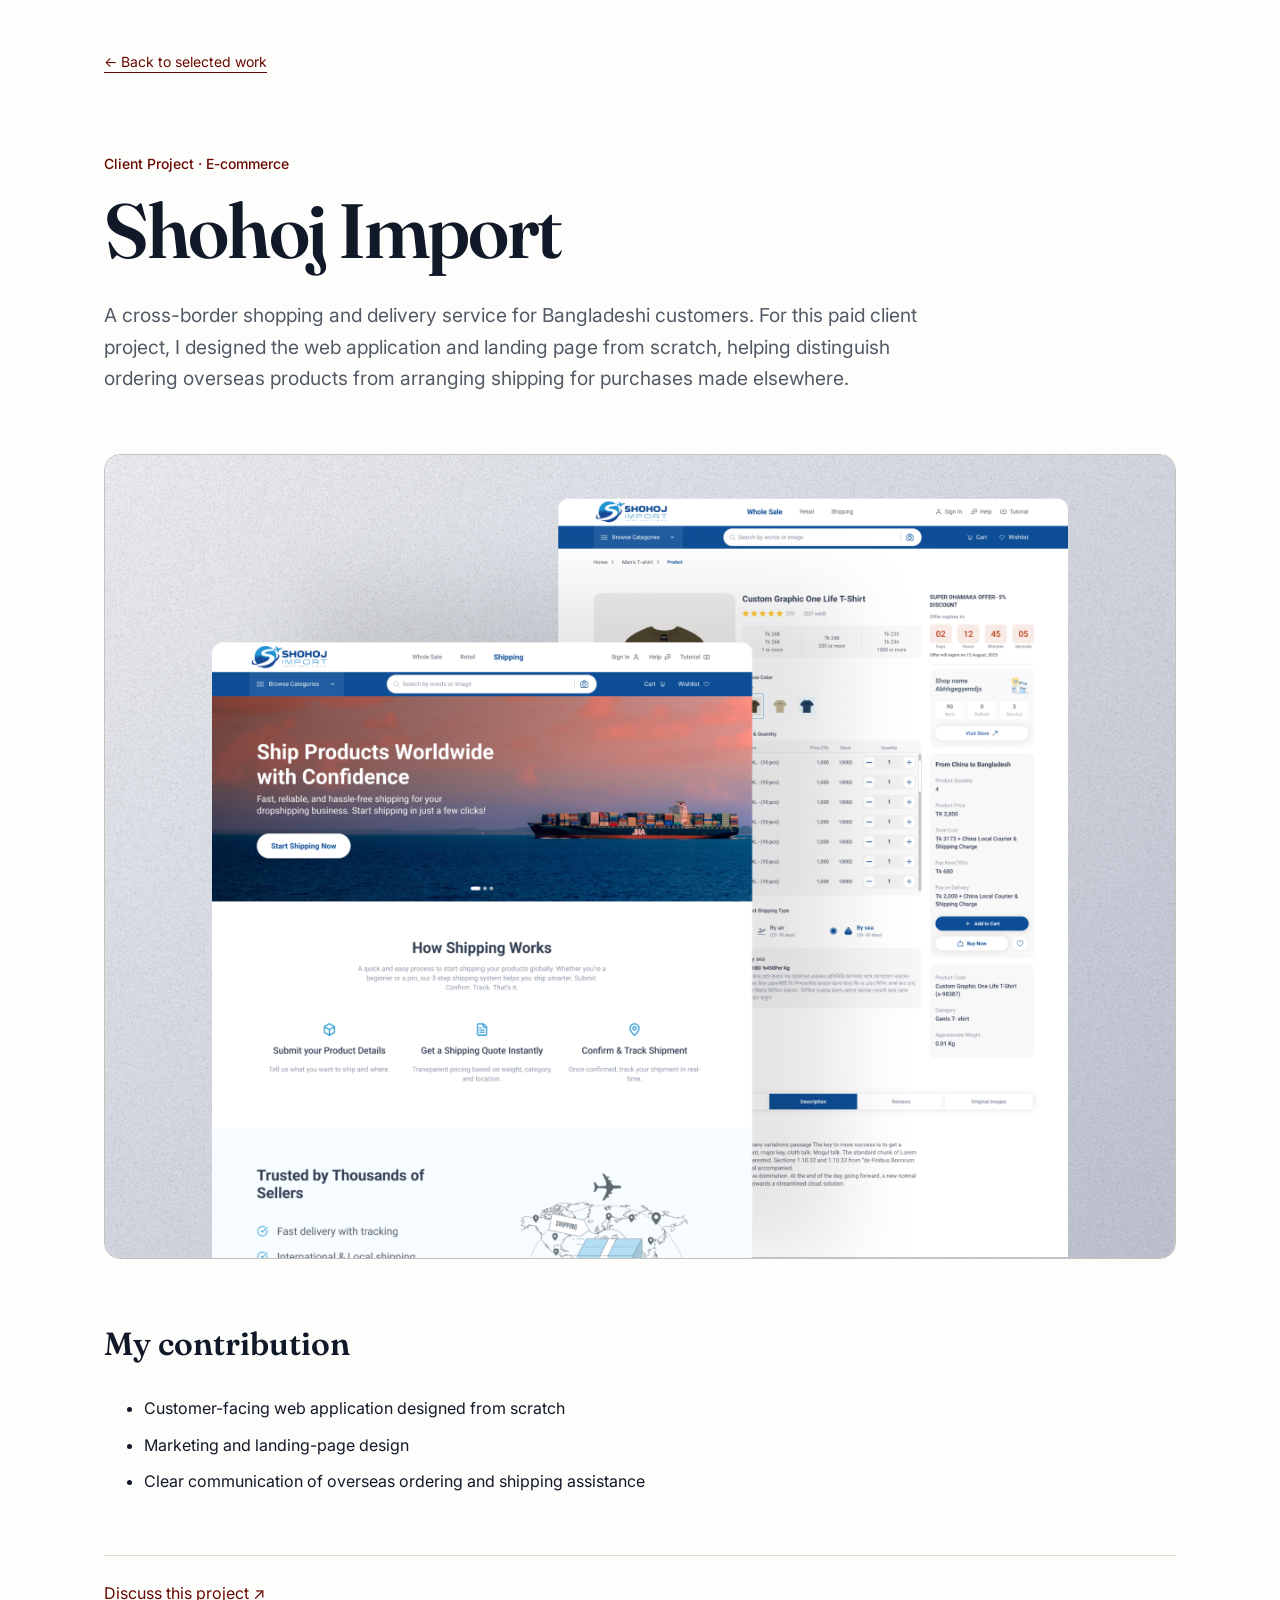
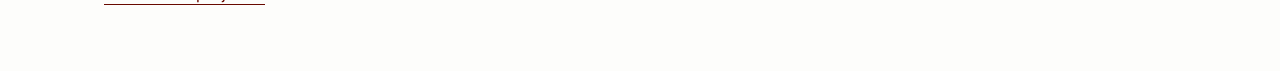
<file: projects/shohoj-import/index.html>
<!doctype html>
<html lang="en"><head><meta charset="utf-8"><meta name="viewport" content="width=device-width,initial-scale=1"><title>Shohoj Import | Rimi</title><meta name="description" content="A cross-border shopping and delivery service for Bangladeshi customers. For this paid client project, I designed the web application and landing page from scratch, helping distinguish ordering overseas products from arranging shipping for purchases made elsewhere."><link rel="stylesheet" href="../project.css"></head>
<body><main><a class="back" href="../../#work">← Back to selected work</a><header><p class="category">Client Project · E-commerce</p><h1>Shohoj Import</h1><p class="intro">A cross-border shopping and delivery service for Bangladeshi customers. For this paid client project, I designed the web application and landing page from scratch, helping distinguish ordering overseas products from arranging shipping for purchases made elsewhere.</p></header><a class="preview" href="../../assets/figma-shohoj.png" aria-label="Open full-size Shohoj Import preview"><img src="../../assets/figma-shohoj.png" alt="Shohoj Import interface preview"></a><section><h2>My contribution</h2><ul><li>Customer-facing web application designed from scratch</li><li>Marketing and landing-page design</li><li>Clear communication of overseas ordering and shipping assistance</li></ul></section><footer><a href="../../#contact">Discuss this project ↗</a></footer></main></body></html>
</file>
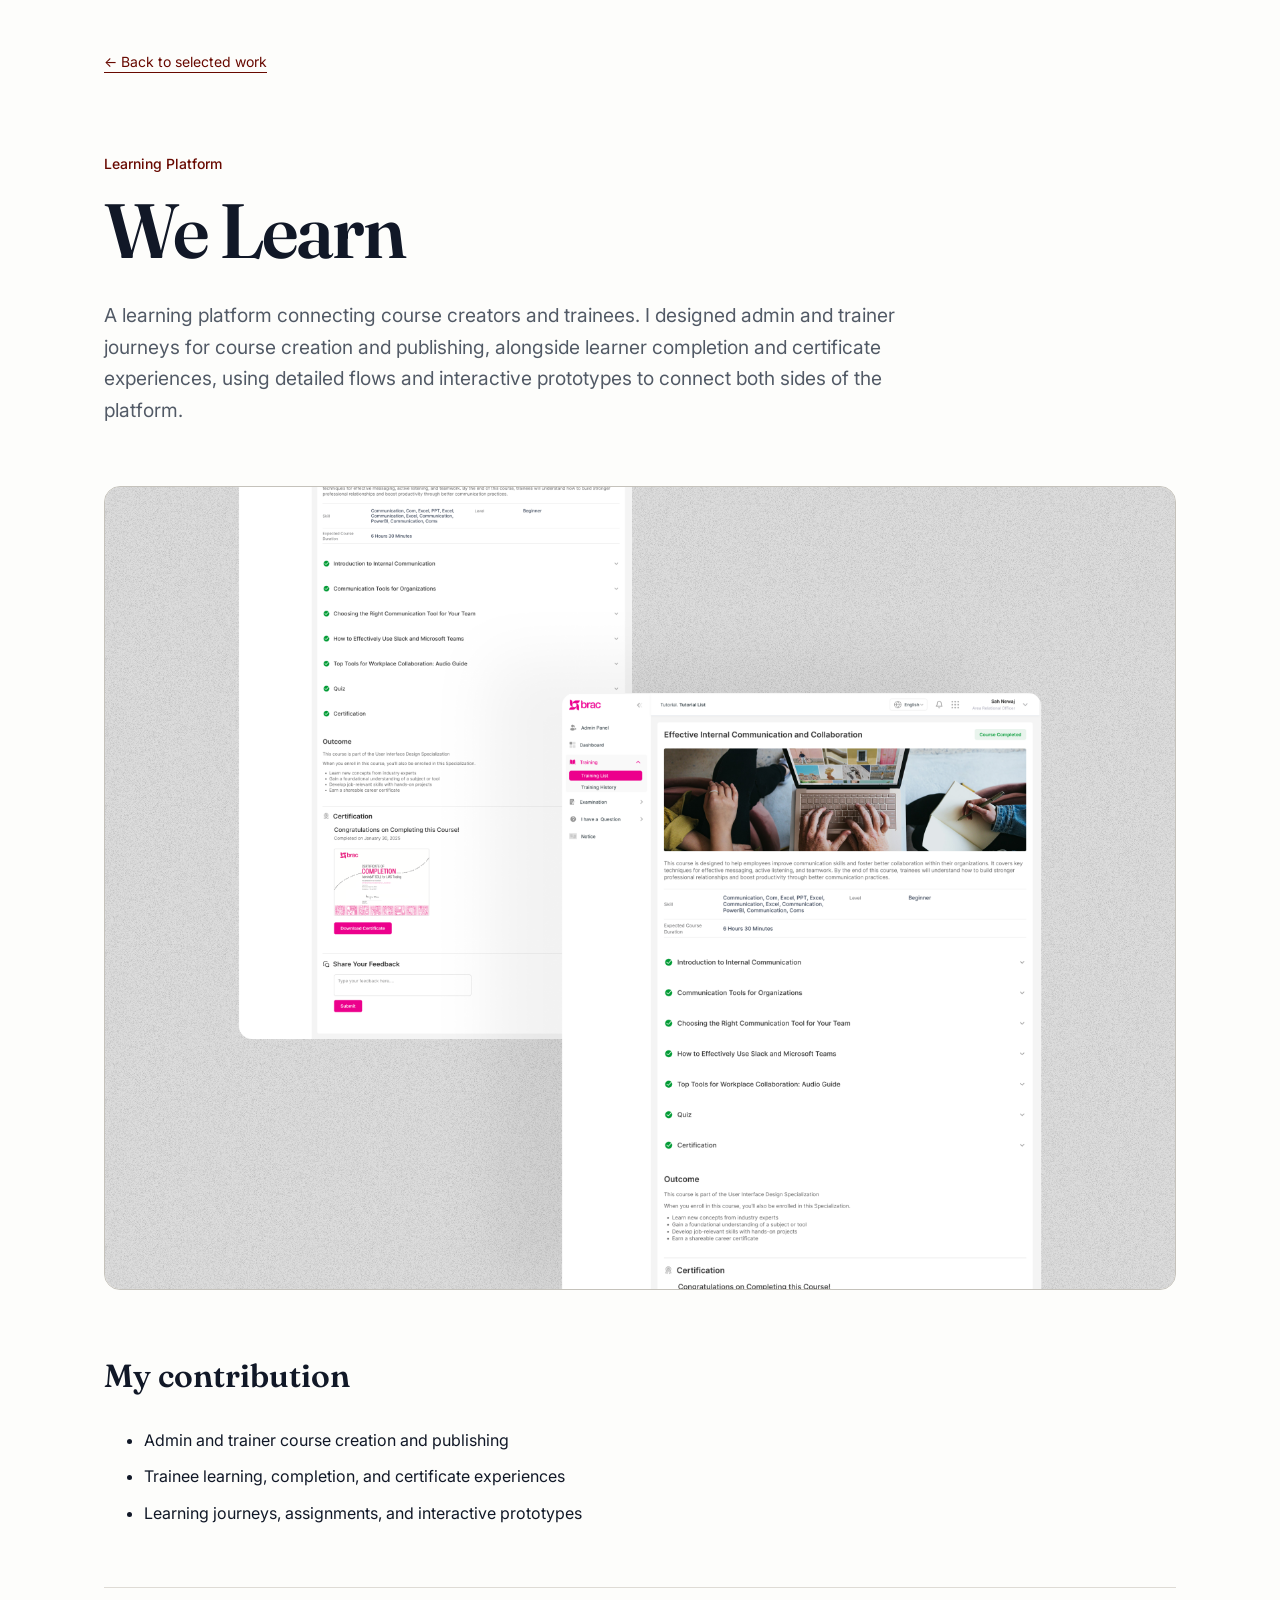
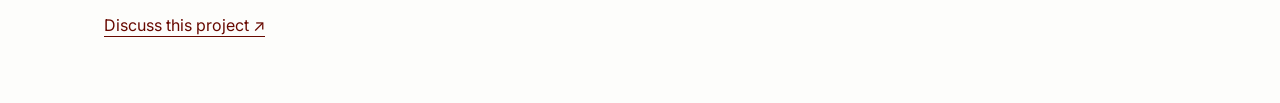
<file: projects/we-learn/index.html>
<!doctype html>
<html lang="en"><head><meta charset="utf-8"><meta name="viewport" content="width=device-width,initial-scale=1"><title>We Learn | Rimi</title><meta name="description" content="A learning platform connecting course creators and trainees. I designed admin and trainer journeys for course creation and publishing, alongside learner completion and certificate experiences, using detailed flows and interactive prototypes to connect both sides of the platform."><link rel="stylesheet" href="../project.css"></head>
<body><main><a class="back" href="../../#work">← Back to selected work</a><header><p class="category">Learning Platform</p><h1>We Learn</h1><p class="intro">A learning platform connecting course creators and trainees. I designed admin and trainer journeys for course creation and publishing, alongside learner completion and certificate experiences, using detailed flows and interactive prototypes to connect both sides of the platform.</p></header><a class="preview" href="../../assets/we-learn-mockup-selected.png" aria-label="Open full-size We Learn preview"><img src="../../assets/we-learn-mockup-selected.png" alt="We Learn interface preview"></a><section><h2>My contribution</h2><ul><li>Admin and trainer course creation and publishing</li><li>Trainee learning, completion, and certificate experiences</li><li>Learning journeys, assignments, and interactive prototypes</li></ul></section><footer><a href="../../#contact">Discuss this project ↗</a></footer></main></body></html>
</file>
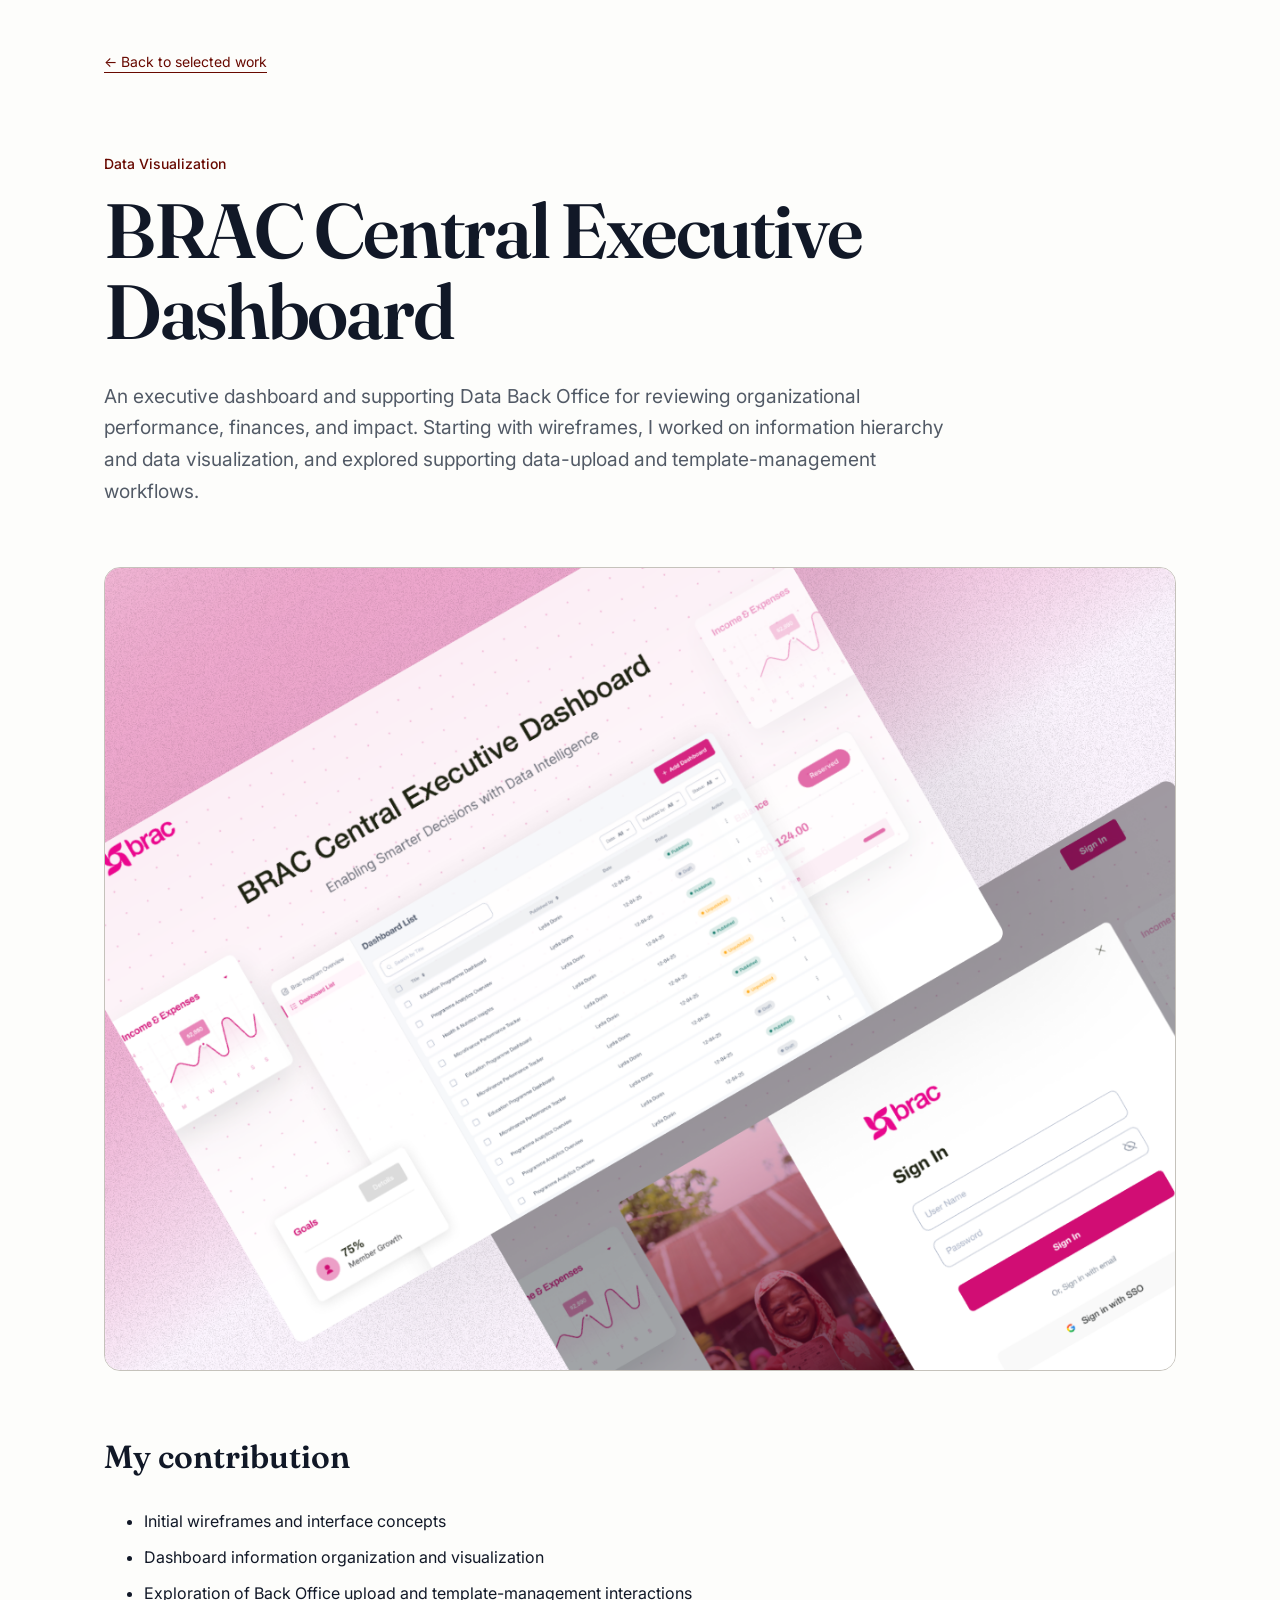
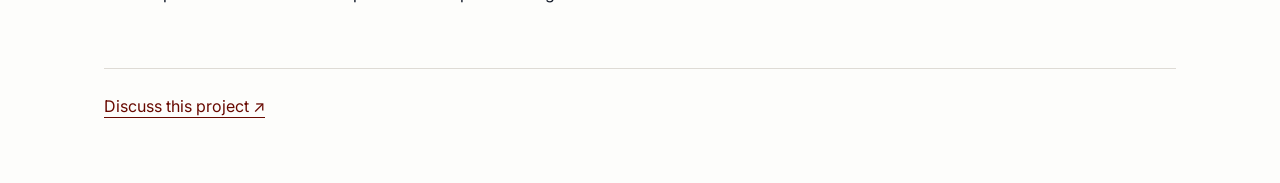
<file: projects/executive-dashboard.html>
<!doctype html><html lang="en"><meta charset="utf-8"><title>Opening project</title><meta http-equiv="refresh" content="0;url=./executive-dashboard/"><link rel="canonical" href="./executive-dashboard/"><script>location.replace('./executive-dashboard/'+location.search+location.hash);</script><a href="./executive-dashboard/">Open project</a></html>
</file>
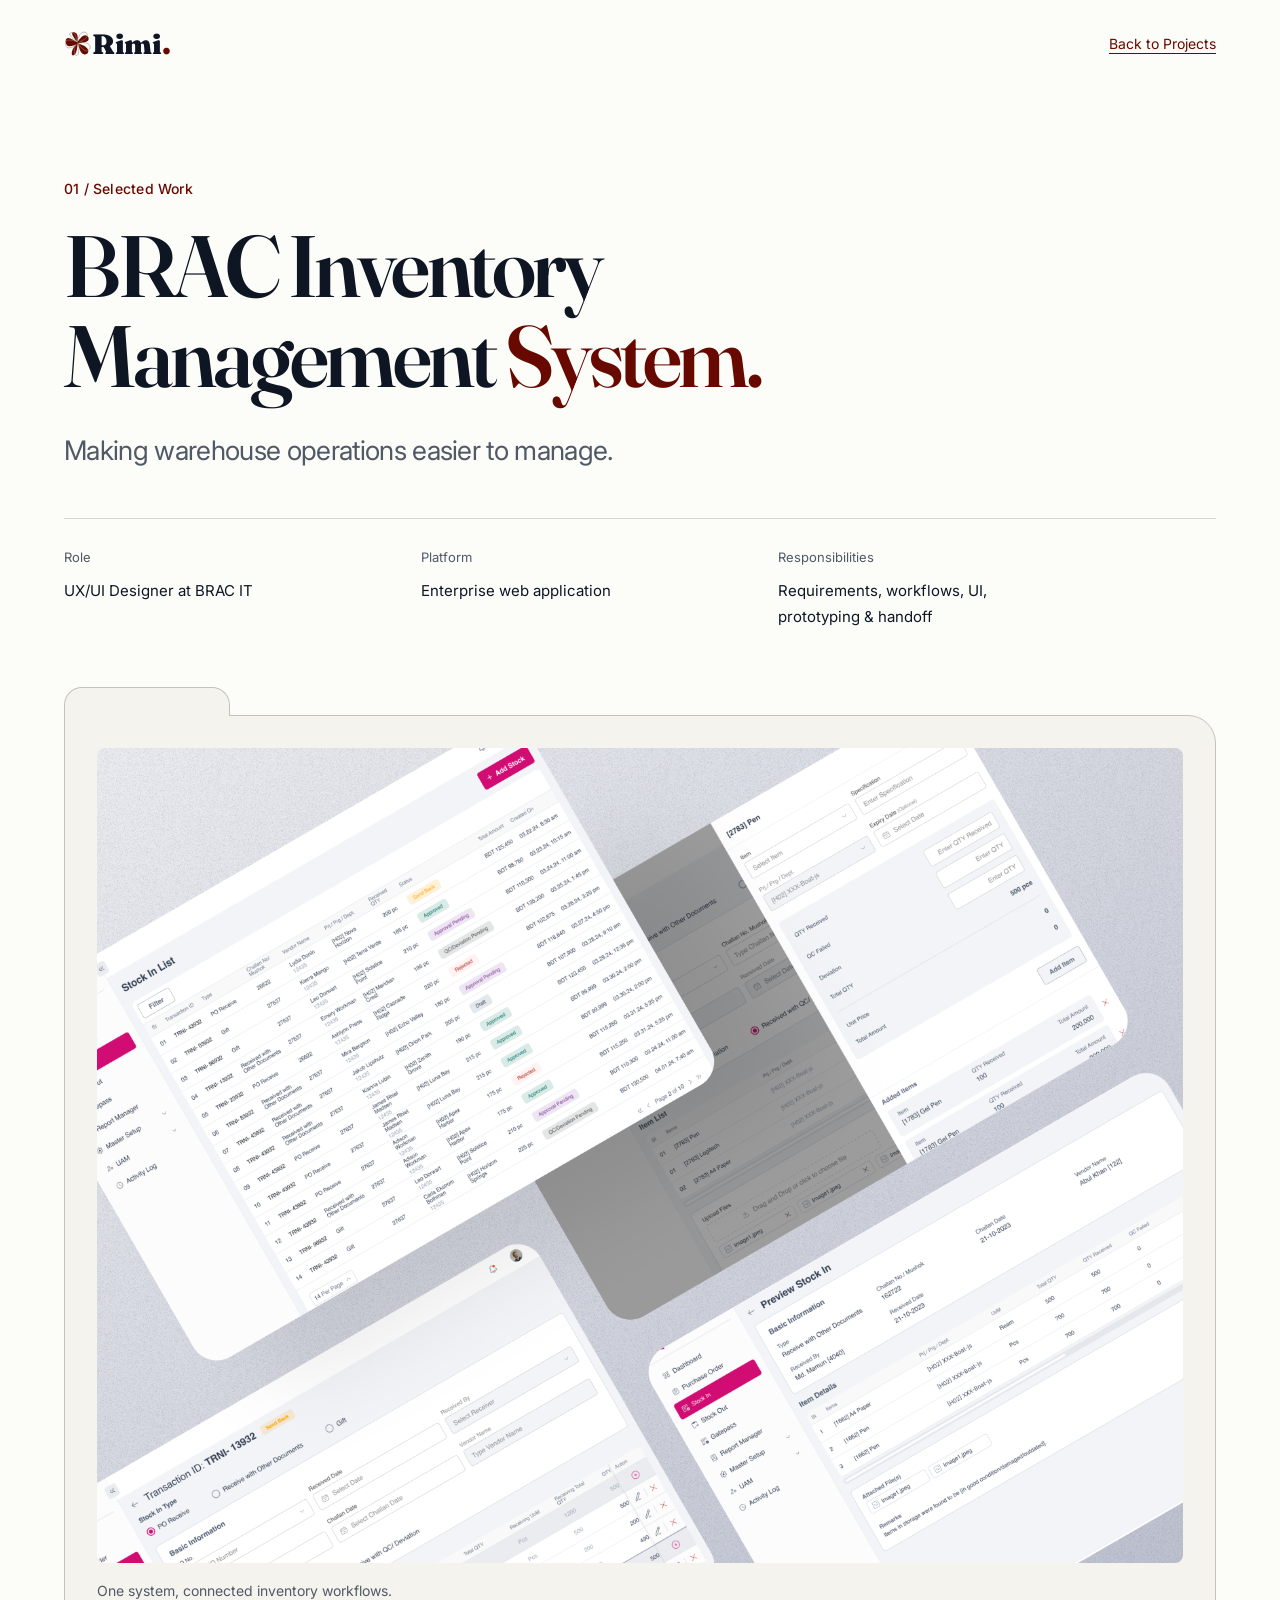
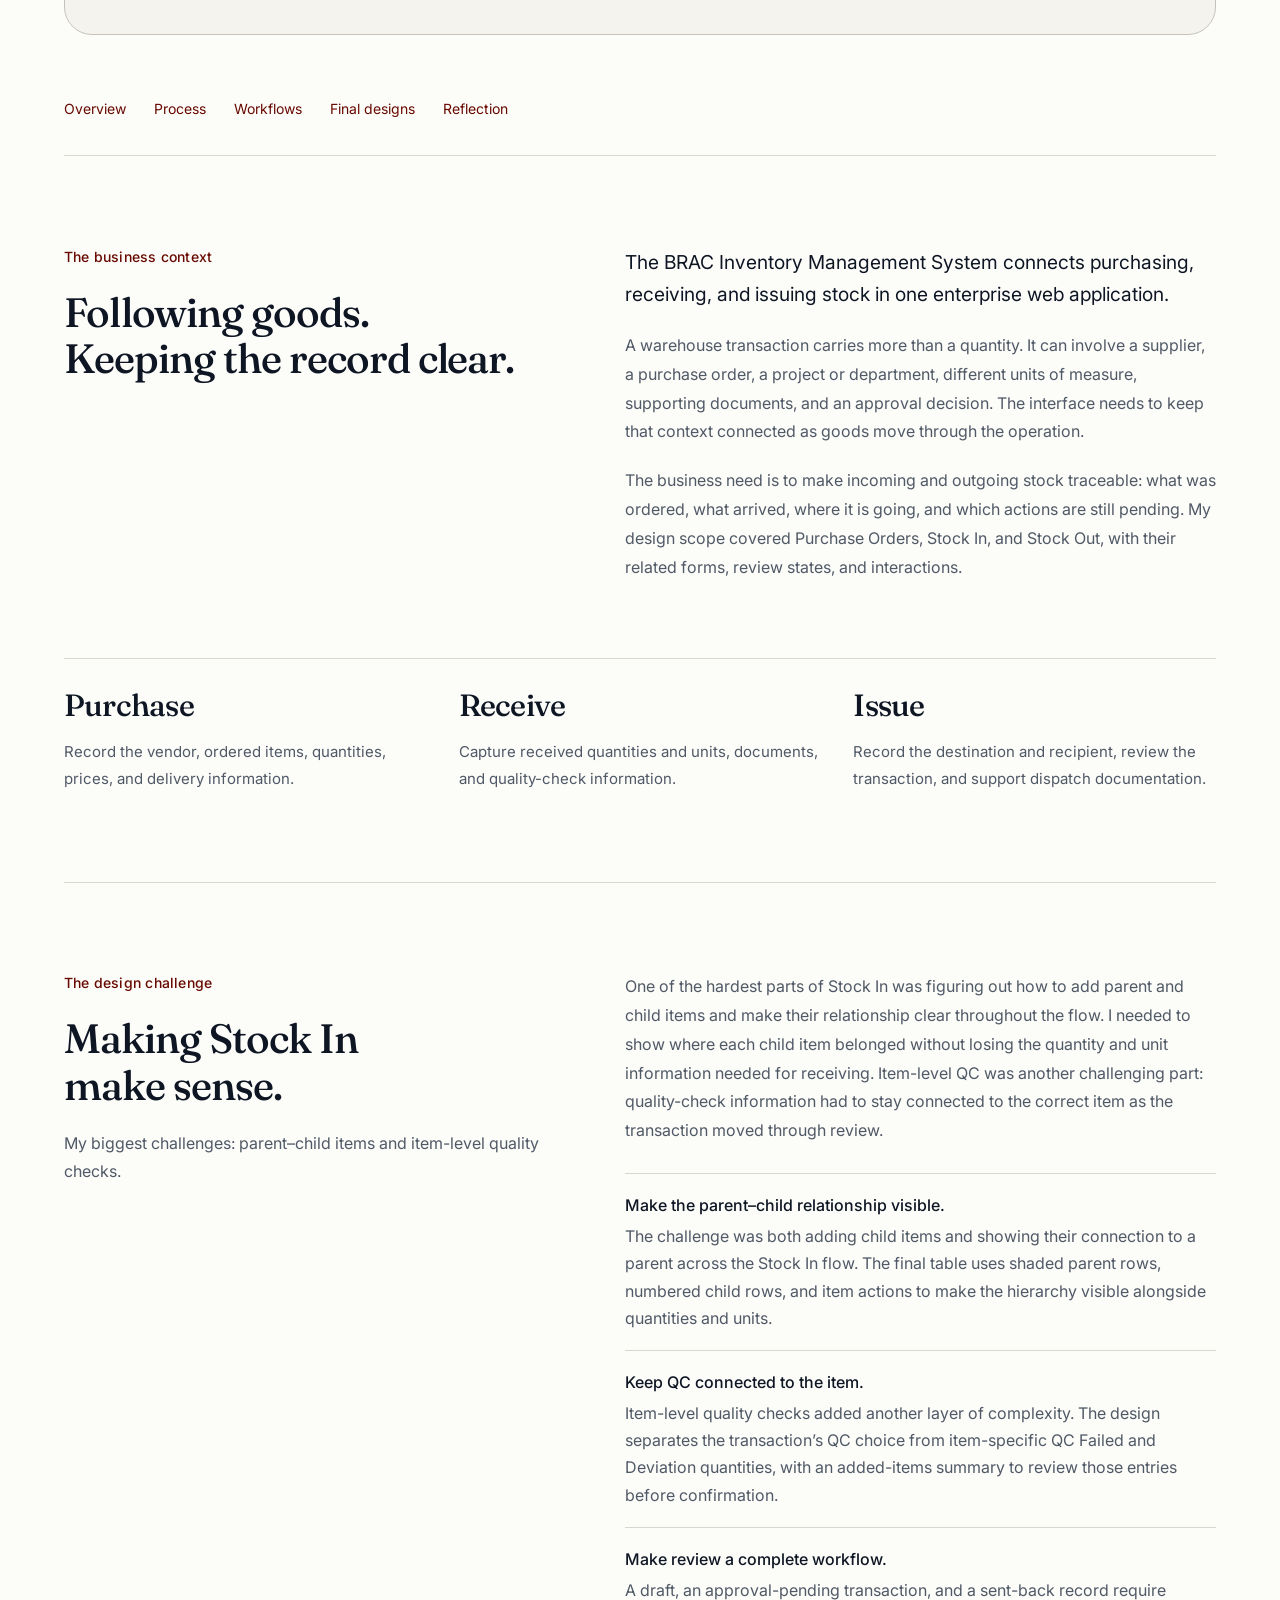
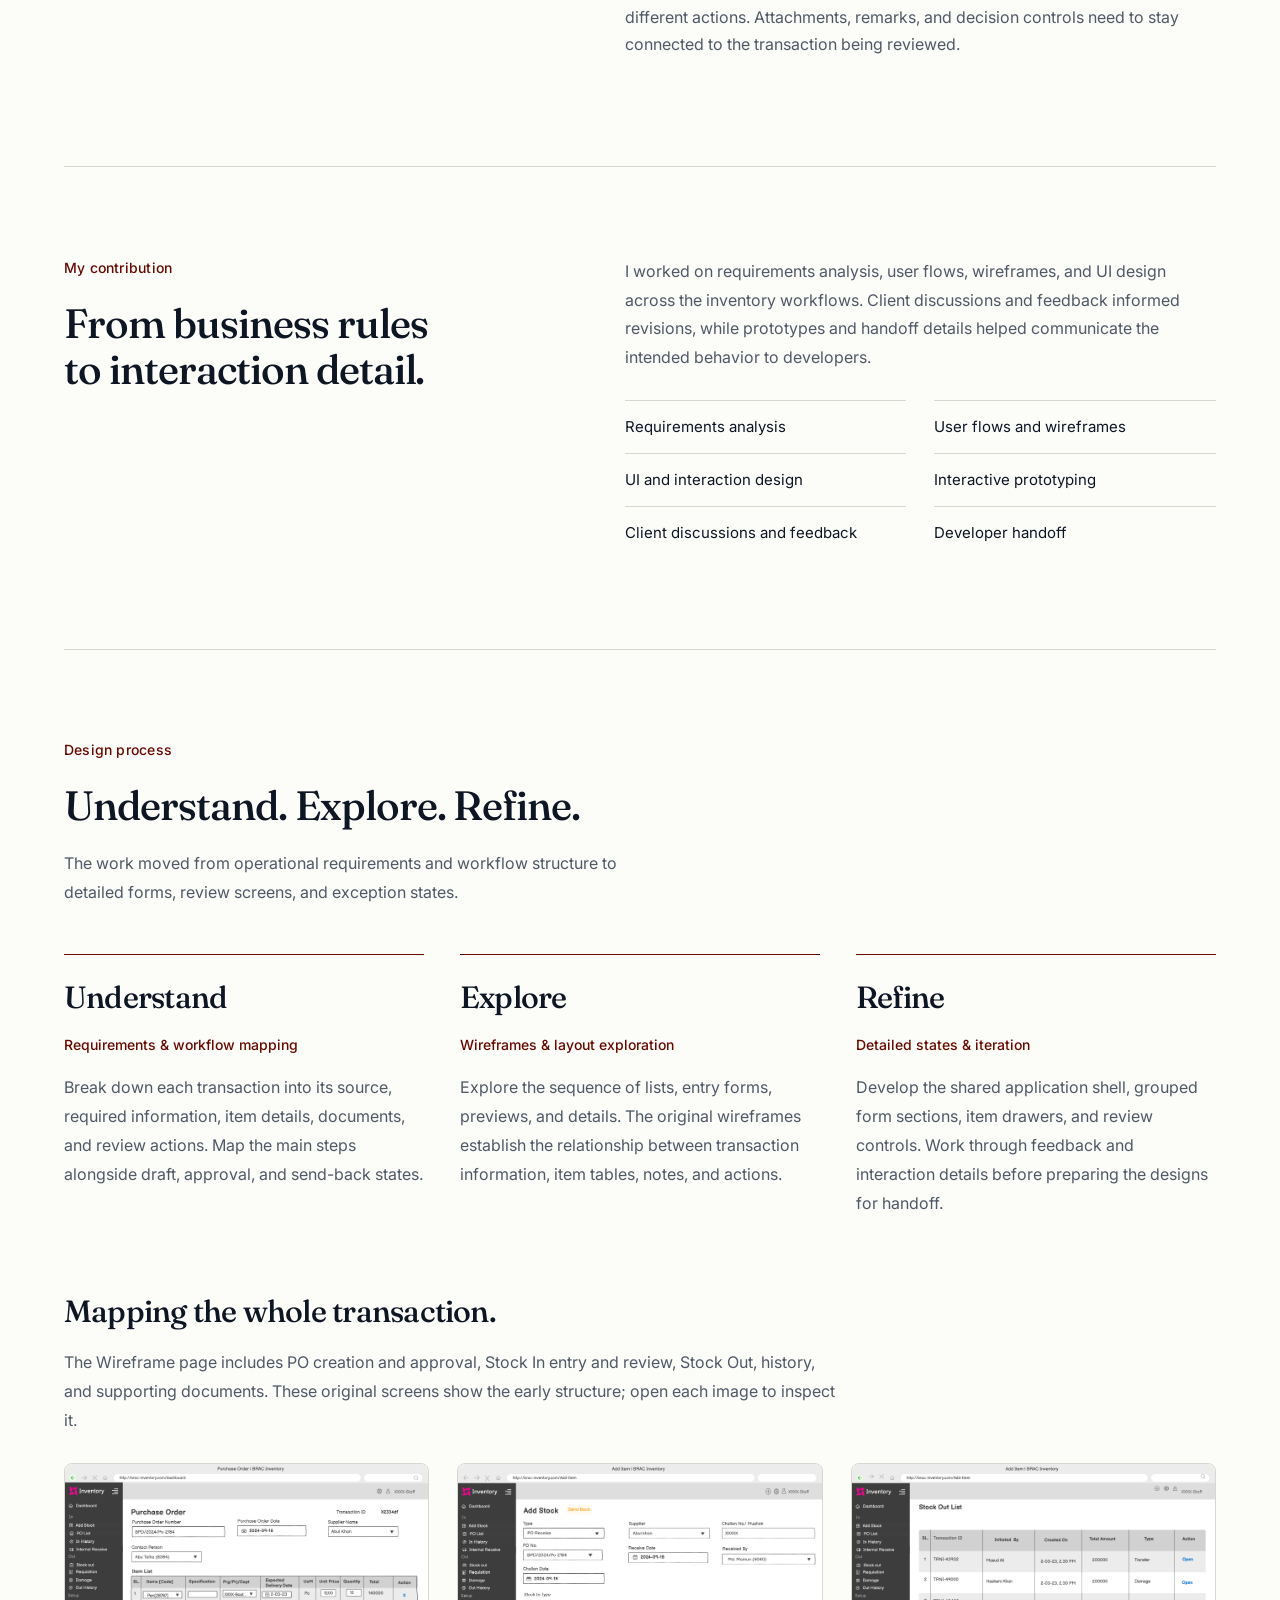
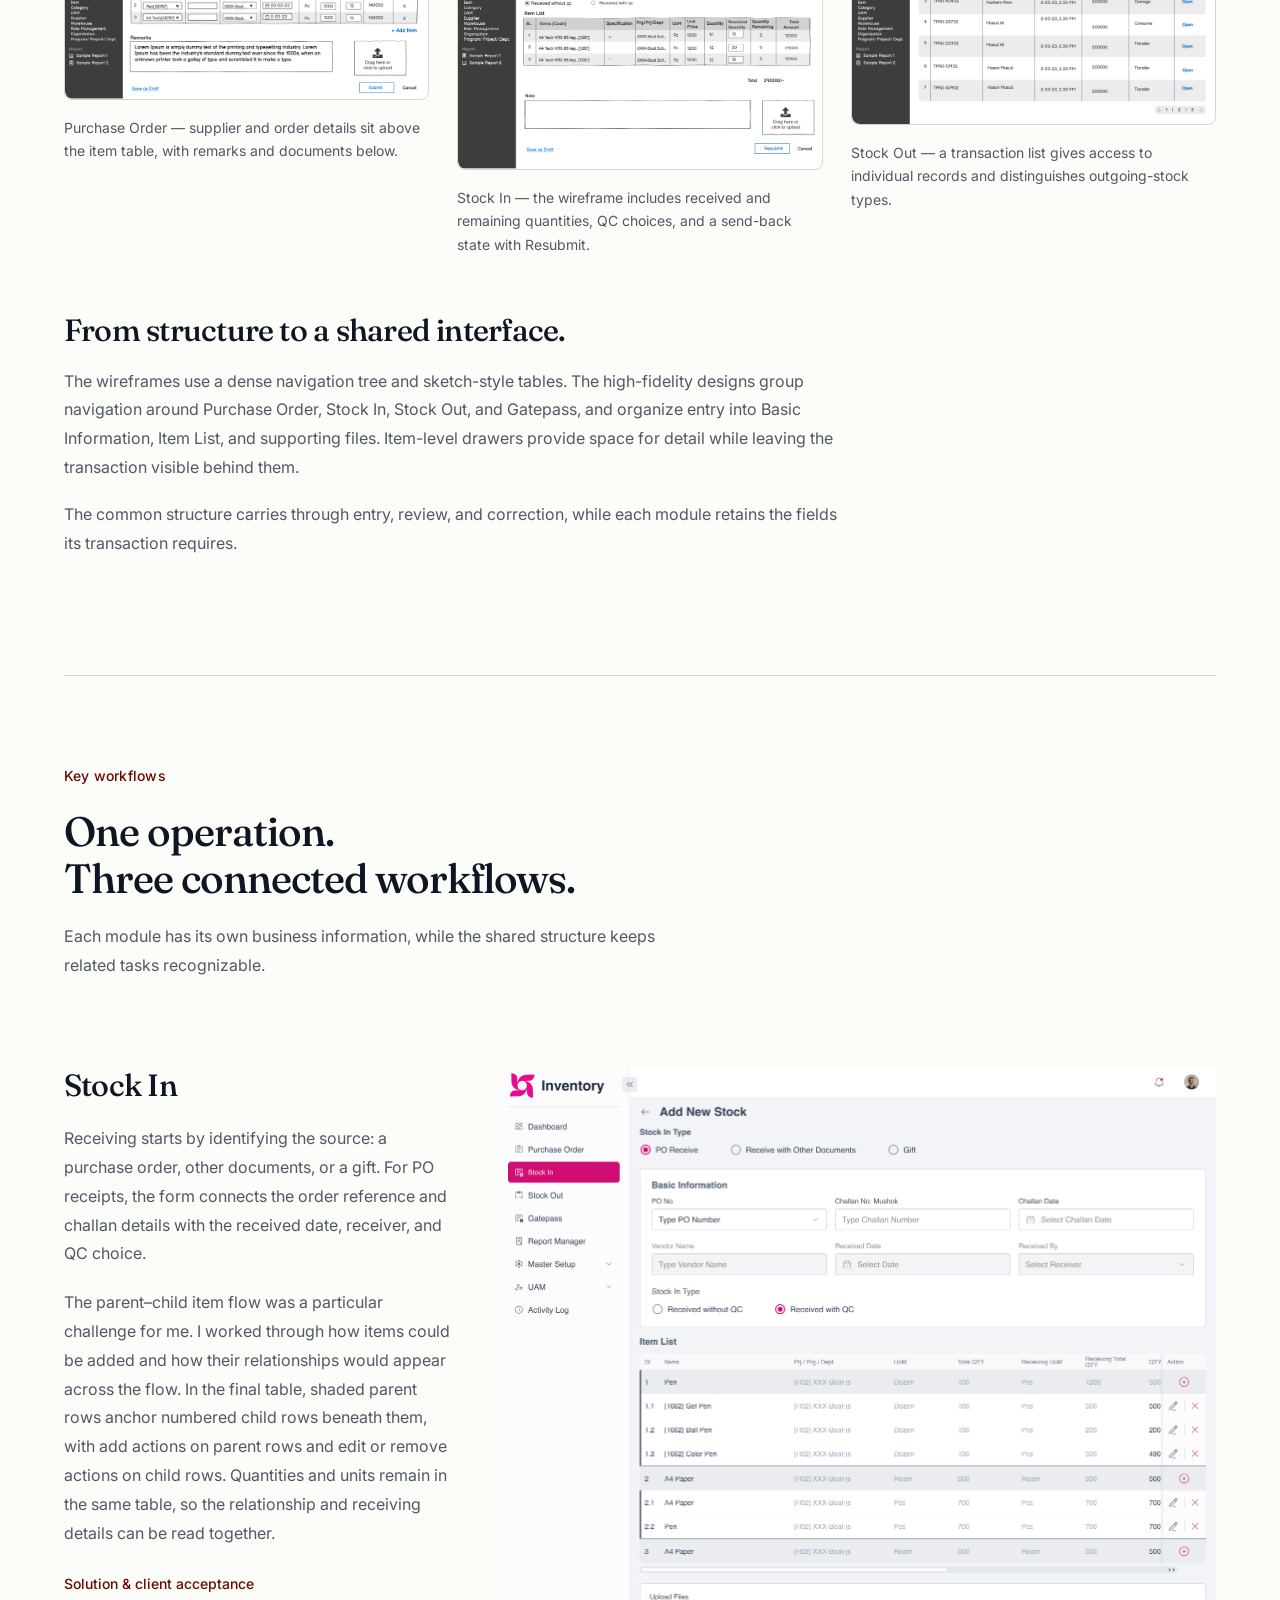
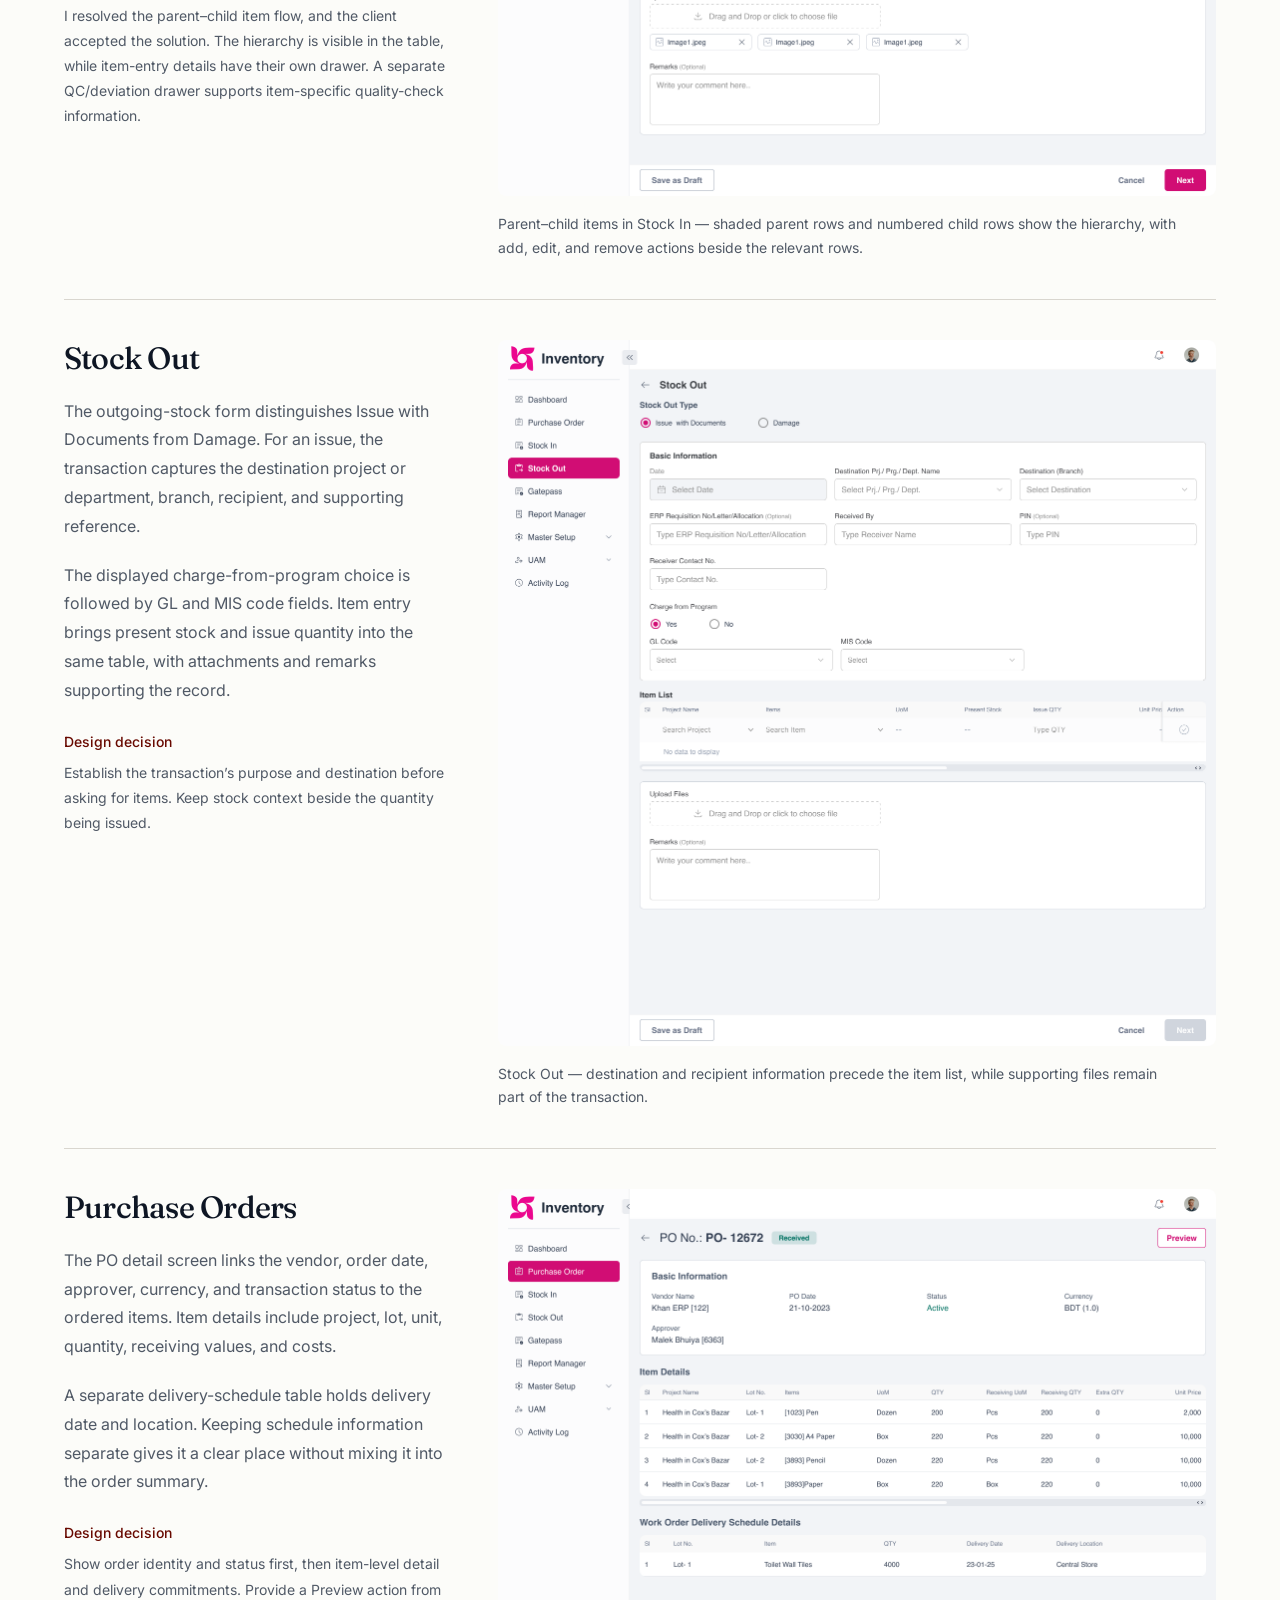
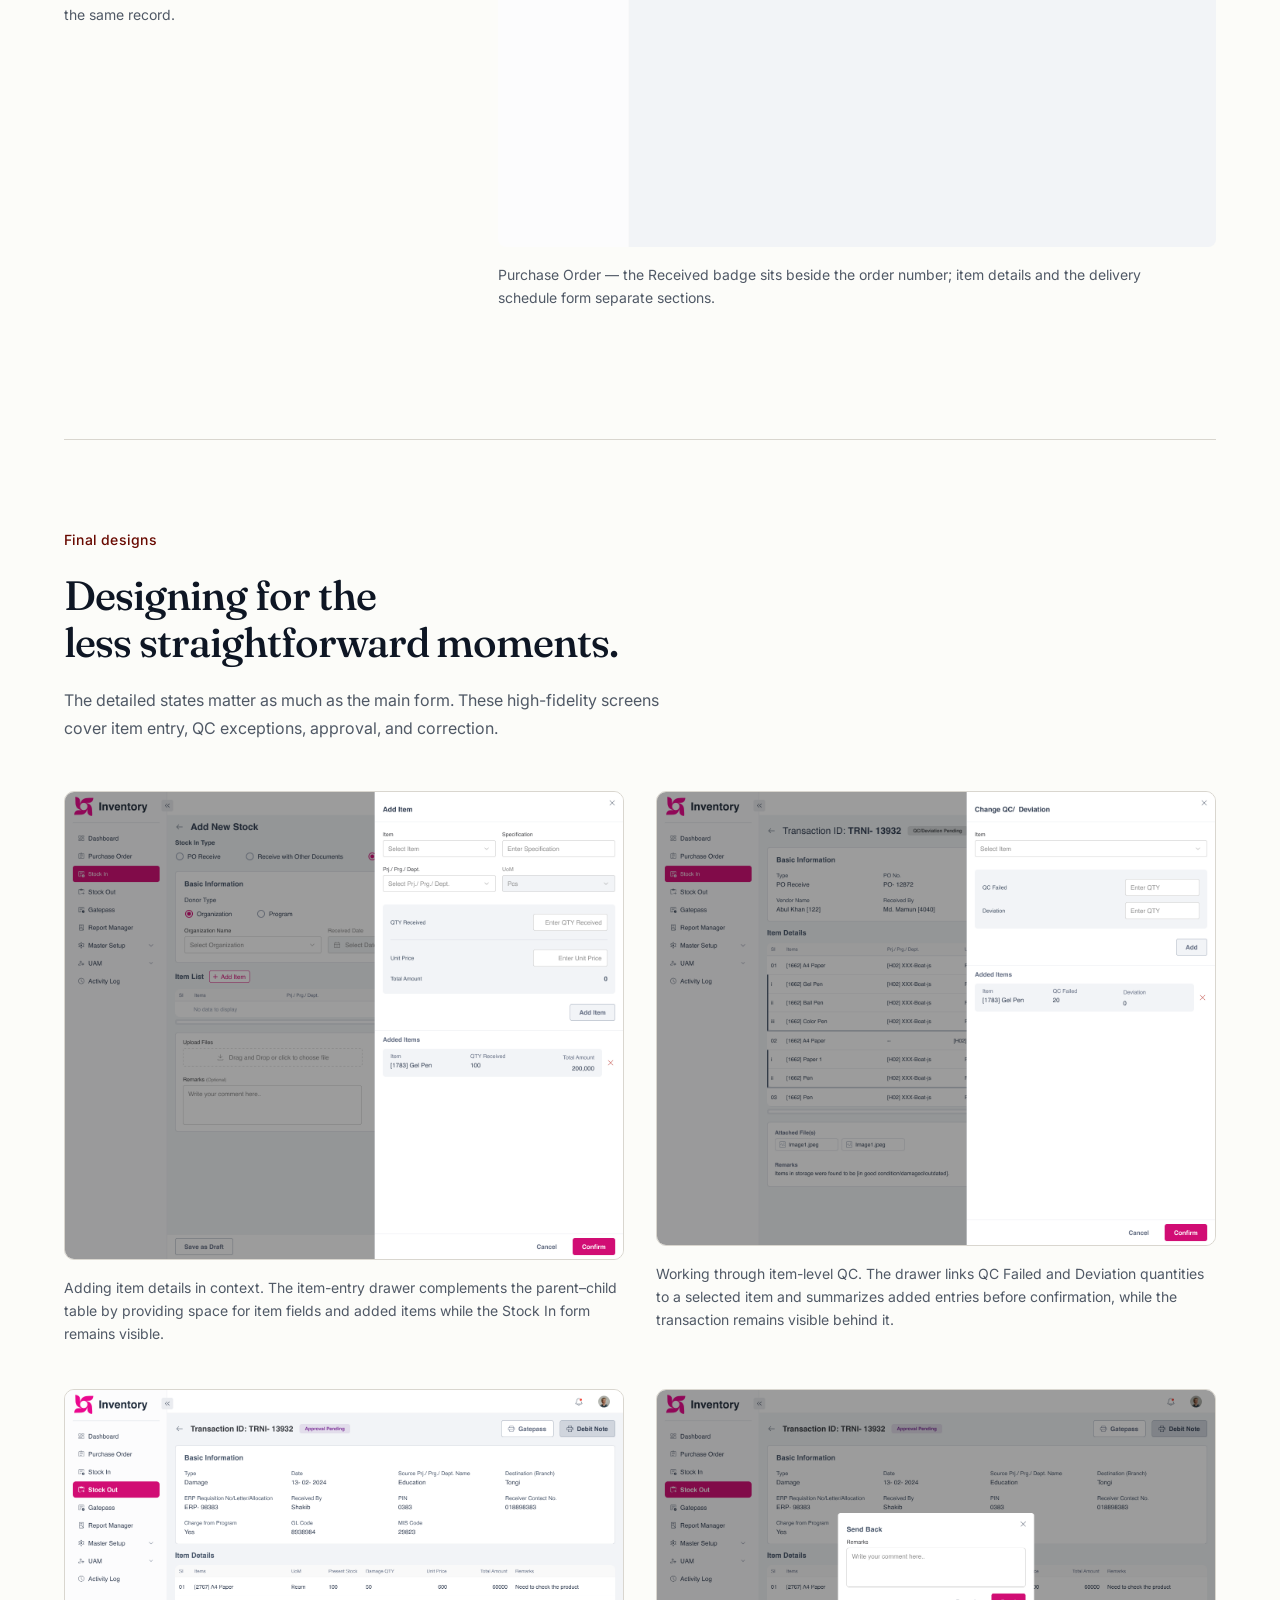
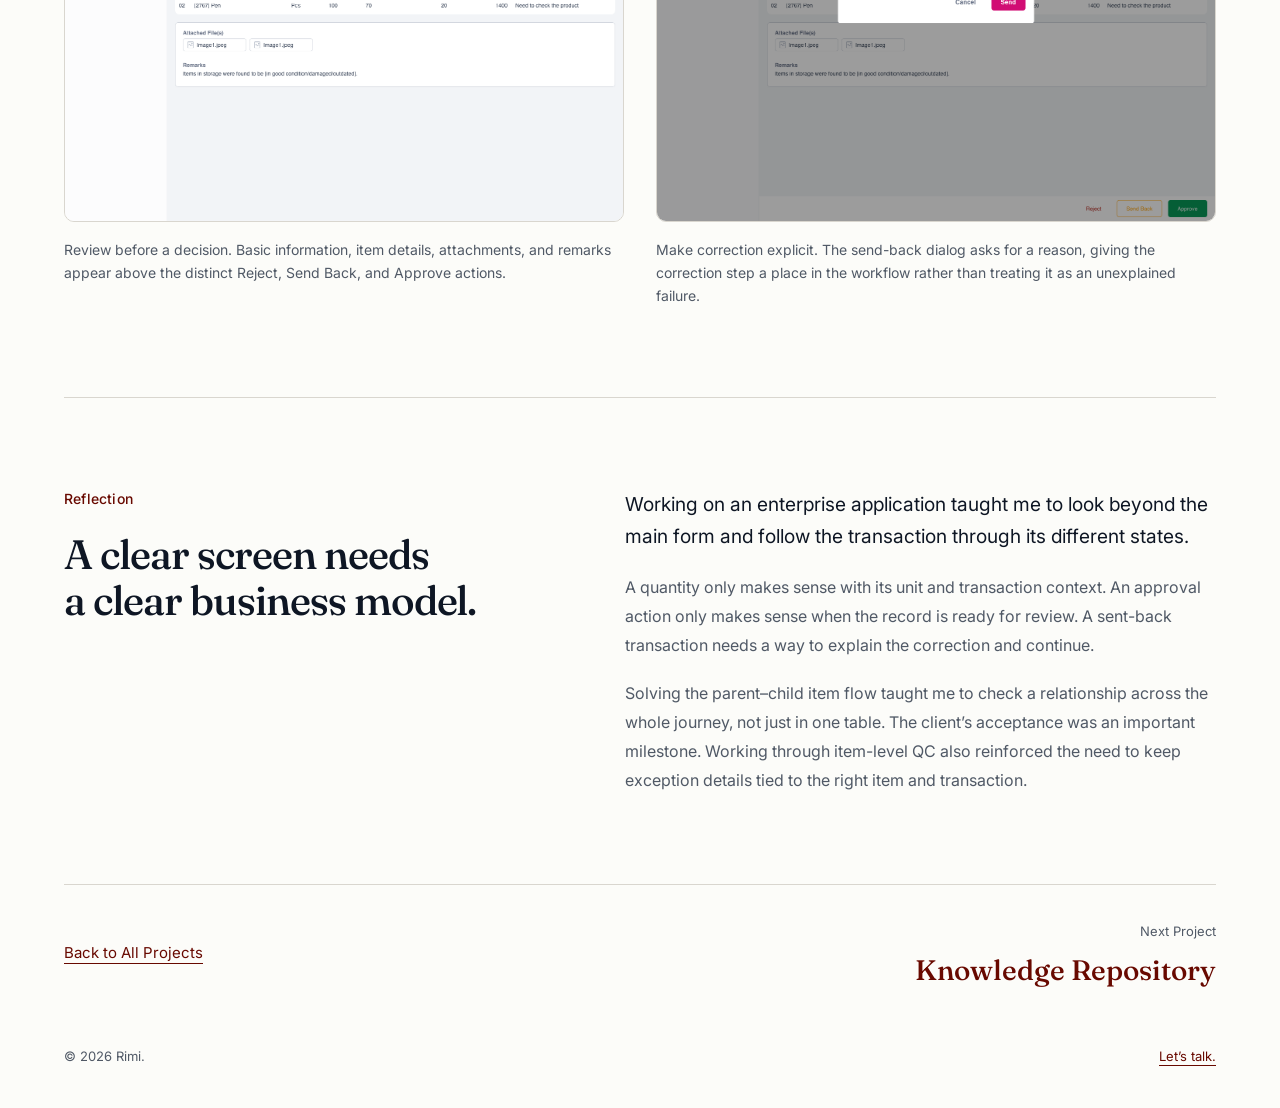
<file: projects/inventory.html>
<!doctype html><html lang="en"><meta charset="utf-8"><title>Opening project</title><meta http-equiv="refresh" content="0;url=./inventory/"><link rel="canonical" href="./inventory/"><script>location.replace('./inventory/'+location.search+location.hash);</script><a href="./inventory/">Open project</a></html>
</file>
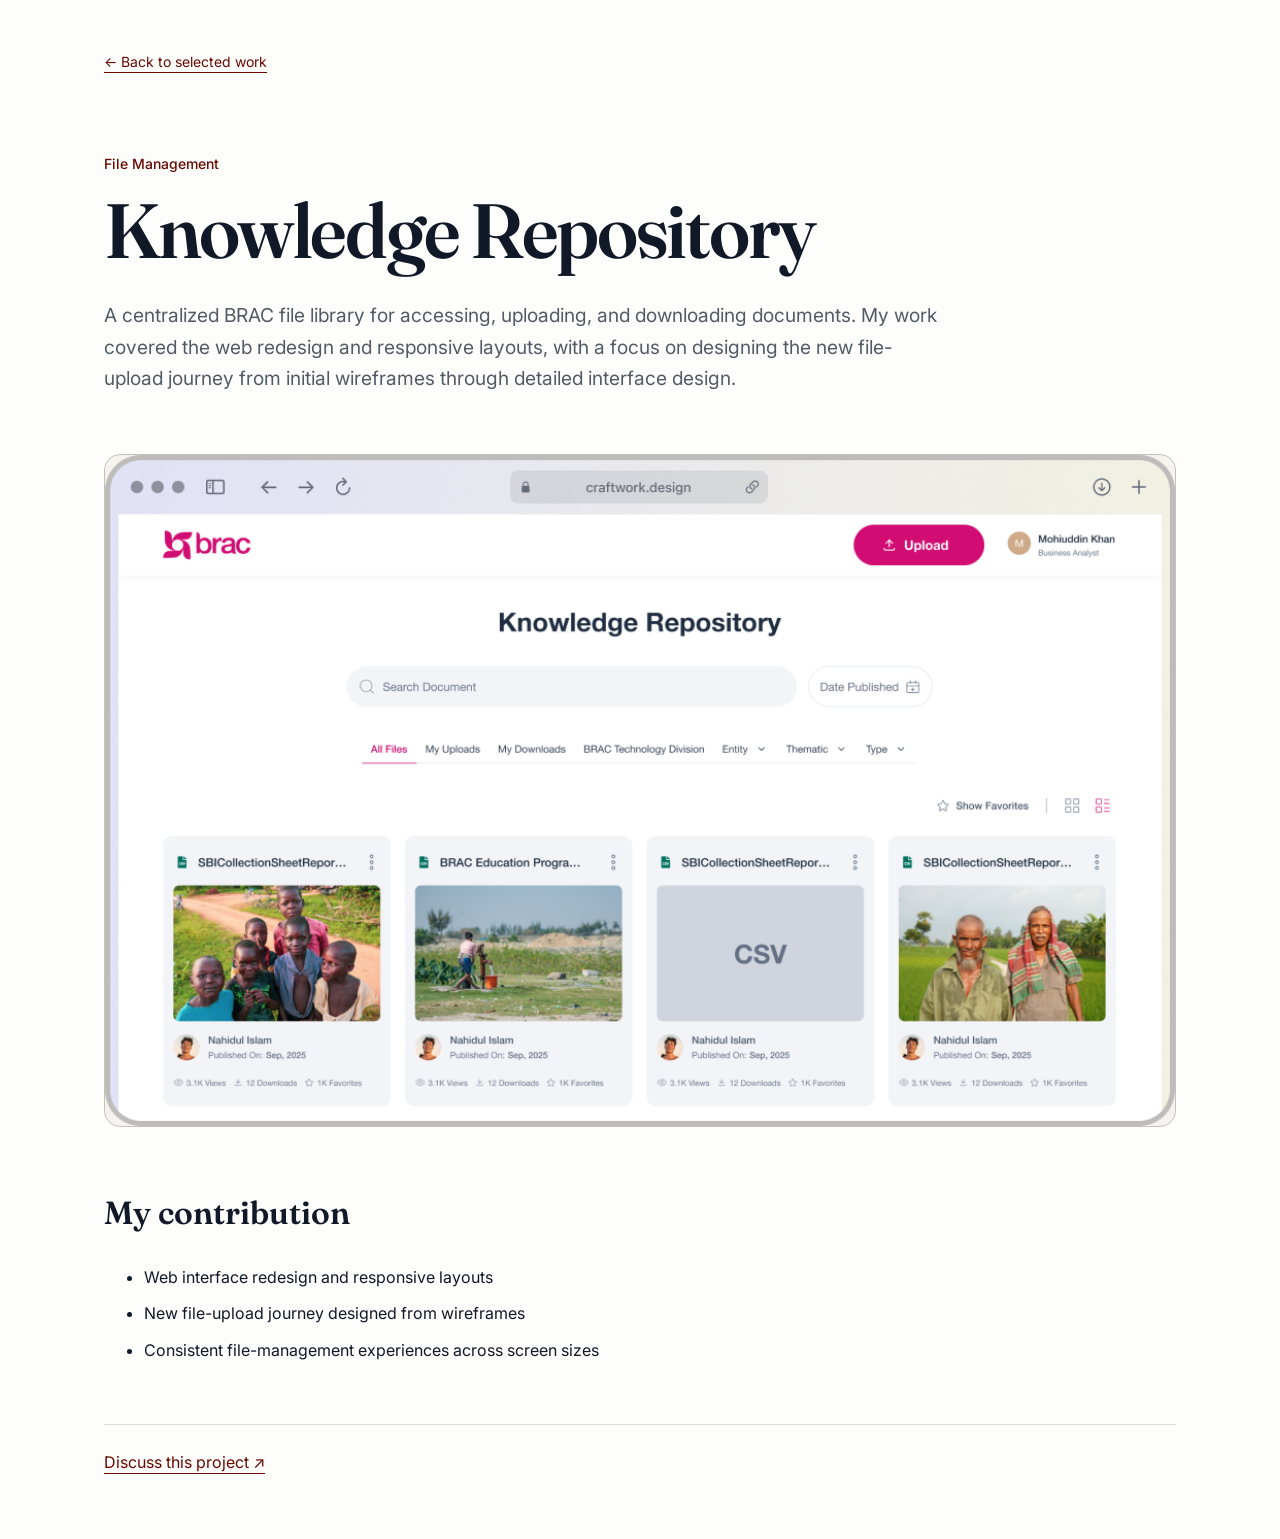
<file: projects/knowledge-repository.html>
<!doctype html><html lang="en"><meta charset="utf-8"><title>Opening project</title><meta http-equiv="refresh" content="0;url=./knowledge-repository/"><link rel="canonical" href="./knowledge-repository/"><script>location.replace('./knowledge-repository/'+location.search+location.hash);</script><a href="./knowledge-repository/">Open project</a></html>
</file>
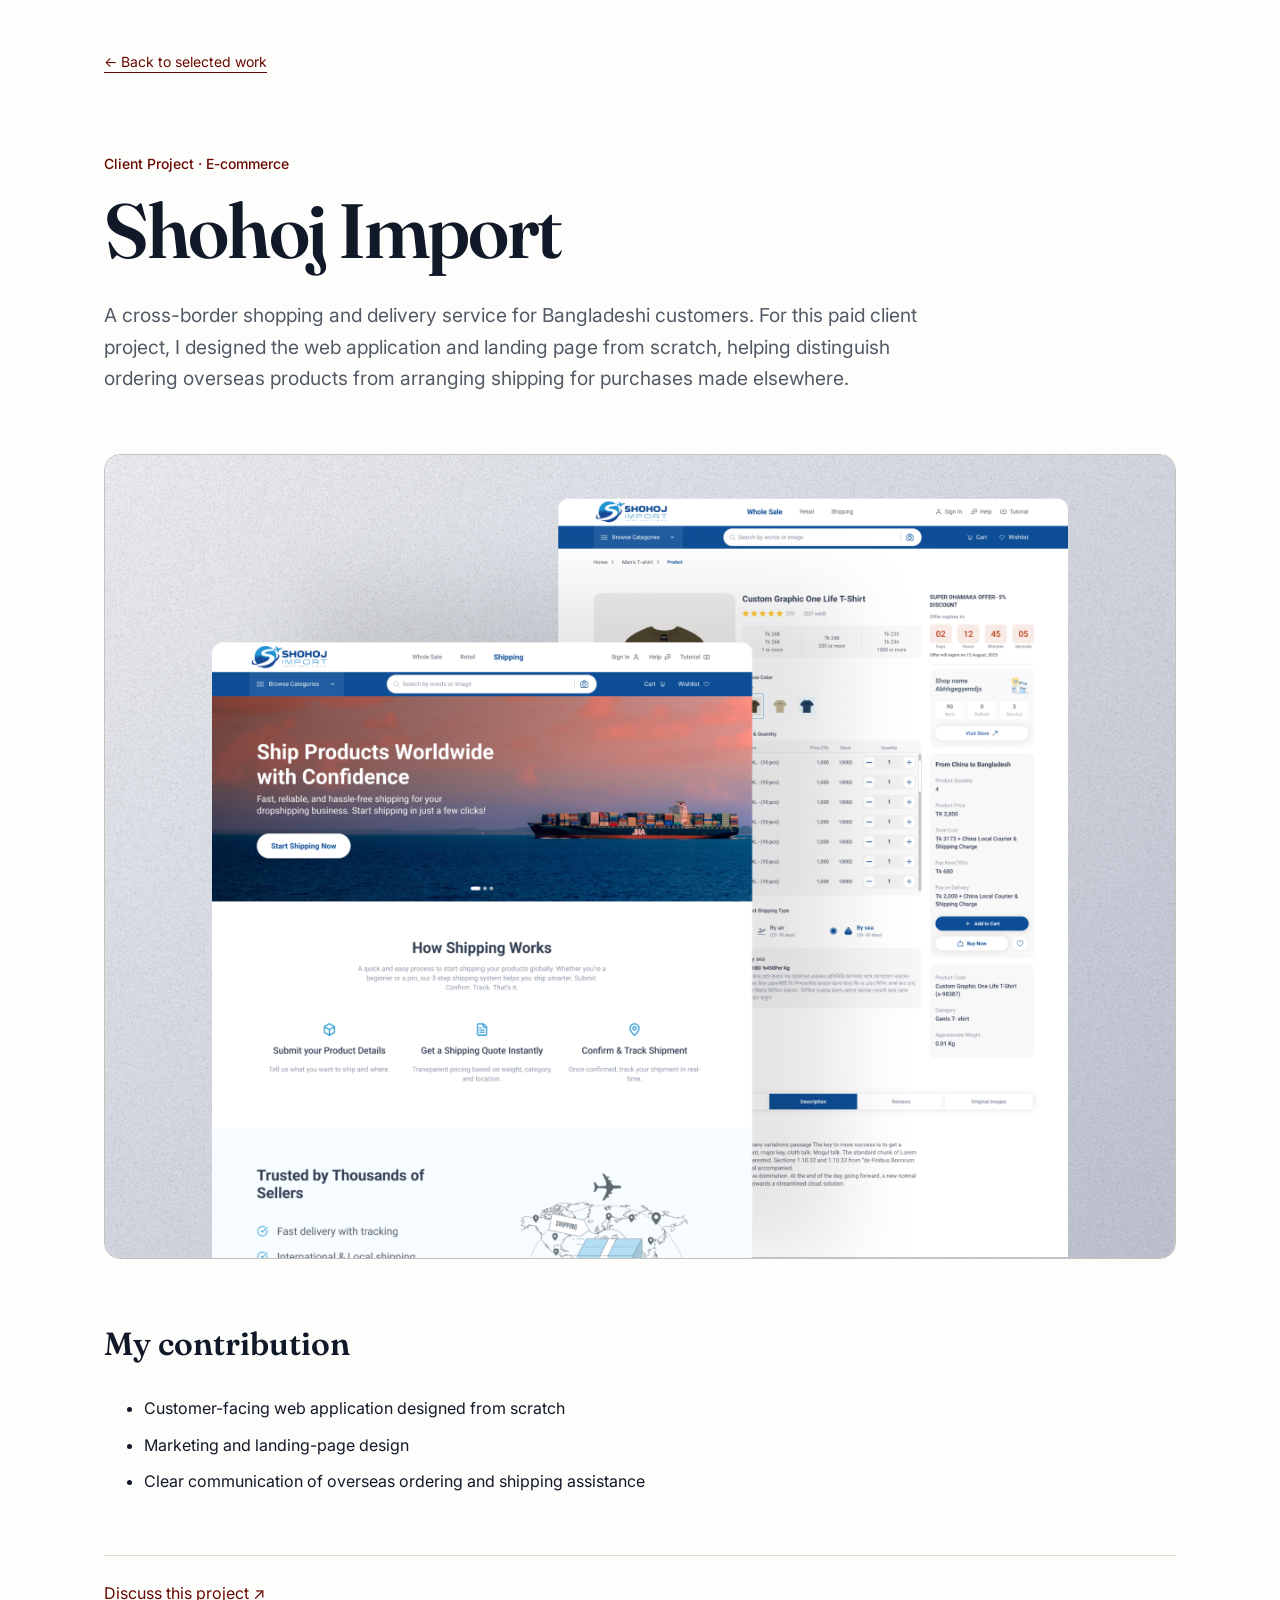
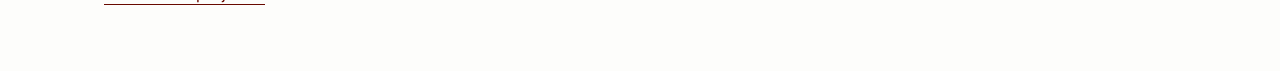
<file: projects/shohoj-import.html>
<!doctype html><html lang="en"><meta charset="utf-8"><title>Opening project</title><meta http-equiv="refresh" content="0;url=./shohoj-import/"><link rel="canonical" href="./shohoj-import/"><script>location.replace('./shohoj-import/'+location.search+location.hash);</script><a href="./shohoj-import/">Open project</a></html>
</file>
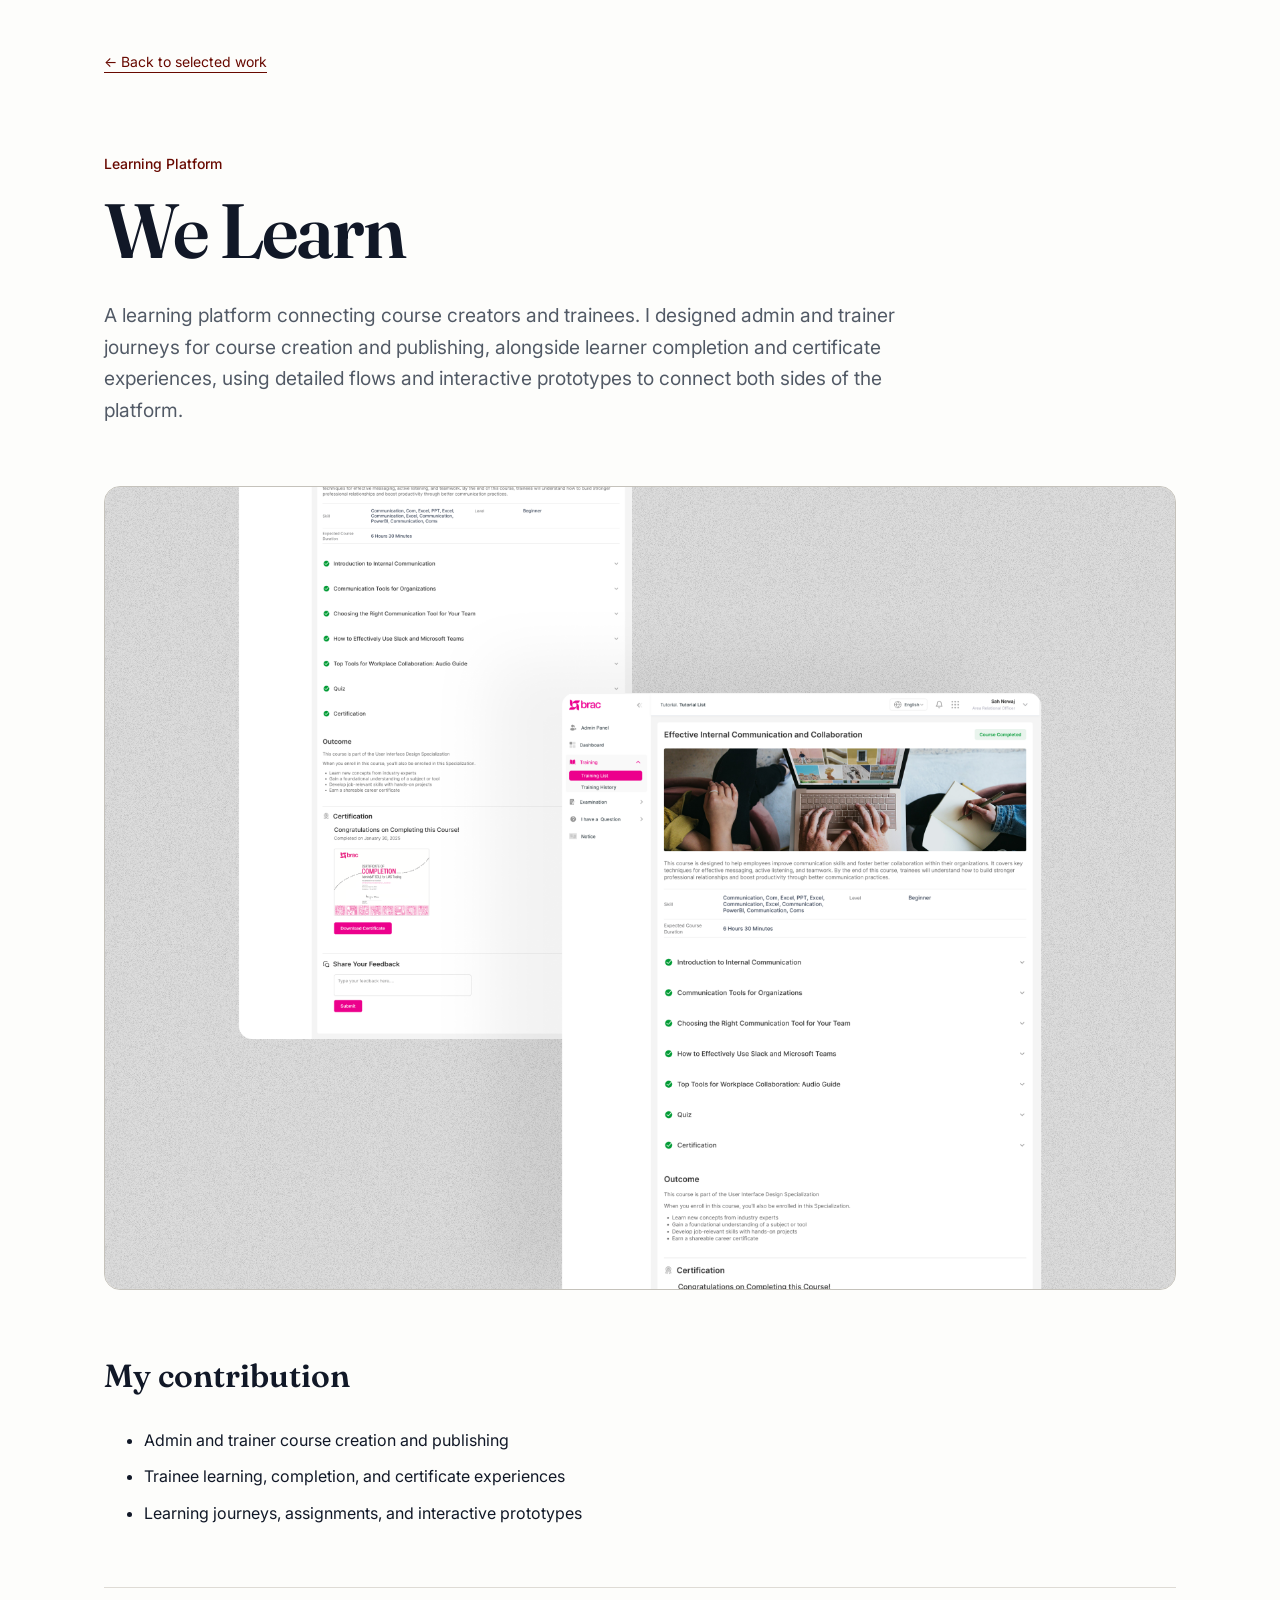
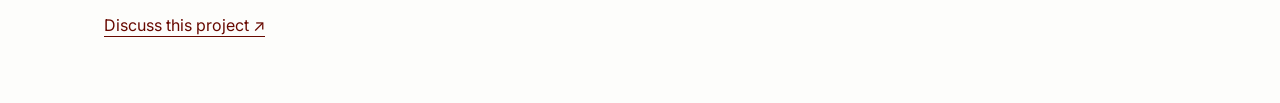
<file: projects/we-learn.html>
<!doctype html><html lang="en"><meta charset="utf-8"><title>Opening project</title><meta http-equiv="refresh" content="0;url=./we-learn/"><link rel="canonical" href="./we-learn/"><script>location.replace('./we-learn/'+location.search+location.hash);</script><a href="./we-learn/">Open project</a></html>
</file>
<file: projects/project.css>
@import url('https://fonts.googleapis.com/css2?family=Fraunces:opsz,wght@9..144,600;9..144,900&family=Inter:wght@400;500;600&display=swap');
*{box-sizing:border-box}body{margin:0;background:#fdfdfb;color:#111827;font:16px/1.65 Inter,Arial,sans-serif}main{max-width:1200px;margin:auto;padding:48px 5vw 64px}a{color:#680900;text-underline-offset:5px}.back{font-size:14px}header{padding:64px 0 40px;max-width:920px}.category{color:#680900;font-size:14px;font-weight:500}h1{font:600 clamp(40px,6vw,80px)/1.05 Fraunces,Georgia,serif;letter-spacing:-.03em;margin:16px 0 28px}.intro{font-size:clamp(17px,1.5vw,20px);color:#525a66;max-width:70ch}.preview{display:block;background:#f5f3ee;border:1px solid #c5c2bb;border-radius:16px;overflow:hidden}.preview img{display:block;width:100%;height:auto}section{padding:40px 0;max-width:780px}h2{font:600 32px/1.2 Fraunces,Georgia,serif}li{padding:5px 0}footer{border-top:1px solid #dedbd5;padding-top:24px}a:focus-visible{outline:2px solid #680900;outline-offset:5px}@media(max-width:600px){main{padding:28px 24px 40px}header{padding-top:40px}}
</file>
<file: projects/inventory.css>
/* Inventory only: portfolio typography, palette, spacing, and folder language. */
.inventory-case {
  --case-bg: oklch(99% .003 95);
  --case-surface: #f5f3ee;
  --case-ink: oklch(20% .03 260);
  --case-muted: #505966;
  --case-brand: #680900;
  --case-line: #d9d6cf;
  --case-display: 'Fraunces', Georgia, serif;
  --case-body: 'Inter', -apple-system, BlinkMacSystemFont, sans-serif;
  background: var(--case-bg); color: var(--case-ink); font-family: var(--case-body);
  -webkit-font-smoothing: antialiased;
}
.inventory-case *, .inventory-case *::before, .inventory-case *::after { box-sizing: border-box; }
.inventory-case { margin: 0; }
.inventory-case a { color: var(--case-brand); text-underline-offset: .3em; text-decoration-thickness: 1px; }
.inventory-case button { font: inherit; cursor: pointer; }
.inventory-case img { max-width: 100%; display: block; }
.inventory-case :focus-visible { outline: 2px solid var(--case-brand); outline-offset: 5px; }
.inventory-case .case-skip { position: fixed; top: 12px; left: 20px; z-index: 20; padding: 10px 18px; background: var(--case-bg); border: 1px solid var(--case-brand); transform: translateY(-180%); }
.inventory-case .case-skip:focus { transform: none; }
.case-reading-progress { position: fixed; top: 0; left: 0; height: 2px; width: 100%; background: var(--case-brand); transform: scaleX(var(--case-progress, 0)); transform-origin: left; z-index: 15; pointer-events: none; }
.inventory-case .case-nav { max-width: 1600px; margin: auto; padding: 22px 5vw; display: flex; align-items: center; justify-content: space-between; gap: 24px; }
.case-wordmark { display: inline-flex; flex: 0 0 auto; }
.case-wordmark img { width: 162px; height: 55px; object-fit: contain; }
.inventory-case .case-back { font-size: .875rem; min-height: 44px; display: inline-flex; align-items: center; }
.inventory-case main { max-width: 1440px; margin-inline: auto; padding: 0 5vw; }
.inventory-case .case-hero { max-width: none; padding: clamp(48px, 7vw, 104px) 0 48px; }
.inventory-case .case-eyebrow { color: var(--case-brand); font: 500 .875rem/1.5 var(--case-body); margin: 0 0 22px; letter-spacing: .015em; }
.inventory-case h1 { max-width: 19ch; margin: 0; font-family: var(--case-display); font-weight: 600; font-size: clamp(2.625rem, 6.8vw, 6.75rem); letter-spacing: -.04em; line-height: 1.04; overflow-wrap: break-word; }
.inventory-case h1 span { color: var(--case-brand); }
.case-subtitle { font-size: clamp(1.25rem, 2.1vw, 1.875rem); line-height: 1.5; letter-spacing: -.025em; color: var(--case-muted); margin: 28px 0 0; max-width: 35ch; }
.case-facts { display: grid; grid-template-columns: 1fr 1fr 1.35fr; gap: 32px; padding: 28px 0 0; margin: 48px 0 0; border-top: 1px solid var(--case-line); }
.case-facts dt { color: var(--case-muted); font-size: .8125rem; margin-bottom: 10px; }
.case-facts dd { font-size: .9375rem; line-height: 1.7; margin: 0; max-width: 32ch; }
.case-folder { position: relative; margin: 38px 0 0; padding: clamp(16px, 2.5vw, 36px); background: var(--case-surface); border: 1px solid #c5c2bb; border-radius: 0 28px 28px 28px; }
.case-folder::before { content: ''; position: absolute; top: -29px; left: -1px; width: clamp(100px, 13vw, 180px); height: 29px; border: 1px solid #c5c2bb; border-bottom: 0; border-radius: 18px 18px 0 0; background: var(--case-surface); }
.case-image-button { position: relative; display: block; width: 100%; border: 0; padding: 0; background: transparent; color: var(--case-ink); text-align: left; }
.inventory-case .case-image-button img { width: 100%; height: auto; object-fit: contain; border-radius: 8px; }
.case-image-hint { display: flex; align-items: center; gap: 14px; position: absolute; right: 16px; bottom: 16px; padding: 9px 14px; border-radius: 999px; border: 1px solid var(--case-line); color: var(--case-brand); background: var(--case-bg); font-size: .8125rem; transition: background .2s ease; }
.case-image-hint span { font-size: 1.25rem; line-height: 1; }
.case-image-button:hover .case-image-hint { background: #f1e9e5; }
.inventory-case figcaption { padding-top: 16px; font-size: .875rem; line-height: 1.65; color: var(--case-muted); max-width: 76ch; }
.inventory-case figcaption strong { color: var(--case-ink); font-weight: 500; }
.case-contents { display: flex; flex-wrap: wrap; gap: 12px 28px; padding: 26px 0; border-bottom: 1px solid var(--case-line); margin-top: 28px; }
.case-contents a { font-size: .875rem; text-decoration: none; padding: 8px 0; border-bottom: 1px solid transparent; }
.case-contents a:hover, .case-contents a[aria-current="location"] { border-bottom-color: var(--case-brand); }
.inventory-case .case-section { max-width: none; padding: clamp(56px, 7vw, 100px) 0; border-bottom: 1px solid var(--case-line); scroll-margin-top: 32px; }
.case-split { display: grid; grid-template-columns: minmax(0, .9fr) minmax(0, 1.1fr); gap: clamp(36px, 6vw, 88px); }
.inventory-case h2 { font: 500 clamp(1.875rem, 3.2vw, 3.25rem)/1.14 var(--case-display); letter-spacing: -.025em; margin: 0; }
.inventory-case h3 { font: 500 clamp(1.5rem, 2.4vw, 2.25rem)/1.2 var(--case-display); letter-spacing: -.025em; margin: 0; }
.inventory-case h4 { font: 500 1.625rem/1.2 var(--case-display); margin: 16px 0; }
.case-prose { min-width: 0; max-width: 64ch; }
.case-prose p, .case-workflow-copy p, .case-section-summary, .case-process-track p { font-size: 1rem; line-height: 1.8; color: var(--case-muted); margin: 0 0 20px; }
.case-prose p:last-child { margin-bottom: 0; }
.case-prose .case-lead { font-size: clamp(1.125rem, 1.5vw, 1.375rem); line-height: 1.7; color: var(--case-ink); }
.case-editorial-list { list-style: none; margin: 28px 0 0; padding: 0; }
.inventory-case .case-editorial-list li { padding: 18px 0; border-top: 1px solid var(--case-line); }
.case-editorial-list strong, .case-editorial-list span { display: block; font-size: 1rem; line-height: 1.7; }
.case-editorial-list strong { font-weight: 500; margin-bottom: 4px; }
.case-editorial-list span { color: var(--case-muted); }
.case-role-list { display: grid; grid-template-columns: 1fr 1fr; gap: 0 28px; list-style: none; padding: 0; margin: 28px 0 0; }
.inventory-case .case-role-list li { border-top: 1px solid var(--case-line); padding: 14px 0; font-size: .9375rem; line-height: 1.6; }
.case-section-wide { max-width: 720px; margin-bottom: 48px; }
.case-section-summary { max-width: 60ch; margin-top: 20px; }
.case-process .case-section-summary { margin-top: 20px; }
.case-process-track { display: grid; grid-template-columns: repeat(3, minmax(0,1fr)); gap: 36px; list-style: none; padding: 0; margin: 48px 0; }
.inventory-case .case-process-track li { padding: 24px 0 0; border-top: 1px solid var(--case-brand); }
.case-process-track .case-stage-label { margin: 16px 0; font-size: .875rem; font-weight: 500; color: var(--case-brand); }
.case-flow-summary { display: flex; align-items: center; flex-wrap: wrap; gap: 16px; padding: 28px 0; border-top: 1px solid var(--case-line); border-bottom: 1px solid var(--case-line); font-size: .9375rem; }
.case-flow-summary [aria-hidden] { color: var(--case-brand); }
.inventory-case .case-small-note { color: var(--case-muted); font-size: .8125rem; line-height: 1.65; margin: 12px 0 0; }
.case-artifact-placeholder { margin: 28px 0 0; border: 1px dashed #bcb7ac; background: #f5f3ee70; }
.case-artifact-placeholder > div { min-height: 220px; padding: 32px; display: flex; flex-direction: column; justify-content: center; align-items: flex-start; }
.case-placeholder-label { font-size: .8125rem; color: var(--case-brand); }
.case-artifact-placeholder h3 { margin-top: 16px; }
.case-artifact-placeholder p { margin: 16px 0 0; max-width: 46ch; font-size: .9375rem; line-height: 1.7; color: var(--case-muted); }
.inventory-case .case-artifact-placeholder figcaption { padding: 16px 32px; border-top: 1px dashed var(--case-line); max-width: none; }
.case-workflow { display: grid; grid-template-columns: minmax(0,.7fr) minmax(0,1.3fr); gap: 48px; padding: 40px 0; align-items: start; }
.case-workflow + .case-workflow { border-top: 1px solid var(--case-line); }
.case-workflow-copy h3 { margin-bottom: 20px; }
.case-workflow-copy .case-decision { font-size: .875rem; margin-top: 24px; }
.case-decision strong { display: block; color: var(--case-brand); margin-bottom: 6px; font-weight: 500; }
.case-screen { margin: 0; min-width: 0; }
.case-workflow .case-artifact-placeholder { margin-top: 0; }
.case-gallery { display: grid; gap: 56px; }
.case-gallery-wide .case-image-button { border: 1px solid var(--case-line); border-radius: 10px; overflow: hidden; }
.case-gallery-wide .case-image-button img { border-radius: 0; }
.case-reflection { border-bottom: none !important; }
.inventory-case .case-next { display: flex; align-items: center; justify-content: space-between; gap: 32px; border-top: 1px solid var(--case-line); padding: 36px 0; }
.case-all { font-size: .9375rem; }
.inventory-case .case-next-project { display: flex; flex-direction: column; gap: 10px; text-decoration: none; text-align: right; }
.case-next-project span { color: var(--case-muted); font-size: .8125rem; }
.case-next-project strong { font: 500 clamp(1.375rem, 2.2vw, 2rem)/1.2 var(--case-display); }
.case-next-project:hover strong { text-decoration: underline; text-underline-offset: .2em; }
.inventory-case .case-footer { max-width: 1440px; margin: auto; padding: 24px 5vw 40px; border-top: 0; display: flex; justify-content: space-between; font-size: .8125rem; color: var(--case-muted); }
.case-image-dialog { width: min(1320px, calc(100vw - 32px)); max-width: none; max-height: 94svh; padding: 22px; border: 1px solid var(--case-line); border-radius: 18px; background: var(--case-bg); color: var(--case-ink); }
.case-image-dialog::backdrop { background: rgb(14 22 36 / .72); }
.case-dialog-toolbar { display: flex; align-items: center; gap: 20px; flex-wrap: wrap; margin-bottom: 18px; }
.inventory-case .case-dialog-toolbar h2 { font-size: 1.5rem; flex: 1 1 auto; }
.case-dialog-toolbar a, .case-dialog-toolbar button { font-size: .875rem; min-height: 44px; }
.case-dialog-toolbar a { display: inline-flex; align-items: center; }
.case-dialog-toolbar button { border: 1px solid var(--case-line); border-radius: 8px; padding: 8px 14px; color: var(--case-brand); background: transparent; }
.case-dialog-toolbar button span { margin-left: 10px; font-size: 1.25rem; }
.case-dialog-image { overflow: auto; max-height: 70svh; }
.inventory-case .case-dialog-image img { width: 100%; height: auto; object-fit: contain; }
#case-image-caption { font-size: .875rem; line-height: 1.6; color: var(--case-muted); margin-bottom: 0; }
@media (prefers-reduced-motion: no-preference) {
  .inventory-case { scroll-behavior: smooth; }
  .case-section { transition: opacity .55s ease, transform .55s ease; }
  .inventory-case.case-motion-ready .case-section.is-pending { opacity: 0; transform: translateY(12px); }
}
@media (max-width: 900px) {
  .case-split { gap: 36px; grid-template-columns: 1fr 1.15fr; }
  .case-process-track { gap: 24px; }
  .case-workflow { gap: 28px; grid-template-columns: minmax(0,.8fr) minmax(0,1.2fr); }
}
@media (max-width: 680px) {
  .inventory-case .case-nav { padding: 16px 20px; gap: 16px; }
  .case-wordmark img { width: 132px; height: 45px; }
  .inventory-case .case-back { font-size: .8125rem; }
  .inventory-case main { padding: 0 20px; }
  .inventory-case .case-hero { padding: 42px 0 32px; }
  .inventory-case h1 { font-size: clamp(2.5rem, 9.3vw, 4rem); }
  .case-subtitle { font-size: 1.1875rem; margin-top: 22px; }
  .case-facts { grid-template-columns: 1fr; gap: 20px; margin-top: 32px; padding-top: 24px; }
  .case-facts dt { margin-bottom: 4px; }
  .case-facts dd { max-width: none; }
  .case-folder { padding: 10px; border-radius: 14px; margin-top: 8px; }
  .case-folder::before { display: none; }
  .case-image-hint { position: static; width: fit-content; margin: 12px 0 0 auto; background: transparent; border: 0; padding: 4px; min-height: 36px; }
  .case-contents { margin-top: 20px; padding: 16px 0; gap: 6px 20px; }
  .inventory-case .case-section { padding: 48px 0; scroll-margin-top: 20px; }
  .case-split, .case-workflow, .case-process-track { grid-template-columns: minmax(0,1fr); gap: 24px; }
  .case-process-track { margin: 32px 0; }
  .case-process-track p:last-child { margin-bottom: 0; }
  .case-role-list { grid-template-columns: 1fr; }
  .case-section-wide { margin-bottom: 24px; }
  .case-workflow { padding: 28px 0; }
  .case-artifact-placeholder > div { min-height: 180px; padding: 24px; }
  .inventory-case .case-artifact-placeholder figcaption { padding: 16px 24px; }
  .case-gallery { gap: 36px; }
  .inventory-case .case-next { align-items: flex-start; flex-direction: column; gap: 28px; padding: 28px 0; }
  .inventory-case .case-next-project { text-align: left; }
  .case-image-dialog { padding: 16px; }
  .case-dialog-toolbar { gap: 12px; }
  .inventory-case .case-dialog-toolbar h2 { flex-basis: 100%; }
}
@media (prefers-reduced-motion: reduce) {
  .inventory-case .case-section, .case-image-hint { transition: none; transform: none; }
}

/* Inventory case study: original Figma artifacts and business narrative. */
.case-business-flow { grid-column: 1 / -1; display: grid; grid-template-columns: repeat(3,minmax(0,1fr)); gap: 32px; border-top: 1px solid var(--case-line); padding-top: 28px; }
.case-business-flow p { font-size: .9375rem; line-height: 1.8; color: var(--case-muted); margin: 14px 0 0; }
.case-subsection-heading { max-width: 78ch; margin: 56px 0 28px; }
.case-subsection-heading p { font-size: 1rem; line-height: 1.8; color: var(--case-muted); margin: 18px 0 0; }
.case-wireframes { display: grid; grid-template-columns: repeat(3,minmax(0,1fr)); gap: 28px; align-items: start; }
.case-wireframes .case-image-button { border: 1px solid var(--case-line); border-radius: 8px; overflow: hidden; }
.case-wireframes .case-image-hint { position: static; width: fit-content; margin: 8px 0 0 auto; border: 0; background: transparent; }
.case-detail-gallery { grid-template-columns: repeat(2,minmax(0,1fr)); gap: 44px 32px; align-items: start; }
@media(max-width:900px) { .case-wireframes { grid-template-columns: minmax(0,1fr); gap: 36px; } }
@media(max-width:680px) { .case-business-flow,.case-detail-gallery { grid-template-columns: minmax(0,1fr); } .case-business-flow { gap: 24px; } .case-subsection-heading { margin-top: 36px; } }

/* Trim the PO screenshot's empty lower canvas; preserve the original asset. */
.inventory-case .case-image-button img[src^="../assets/inventory-case/purchase-order-detail.png"] {
  aspect-ratio: 16 / 9;
  height: auto;
  object-fit: cover;
  object-position: center top;
}
</file>
